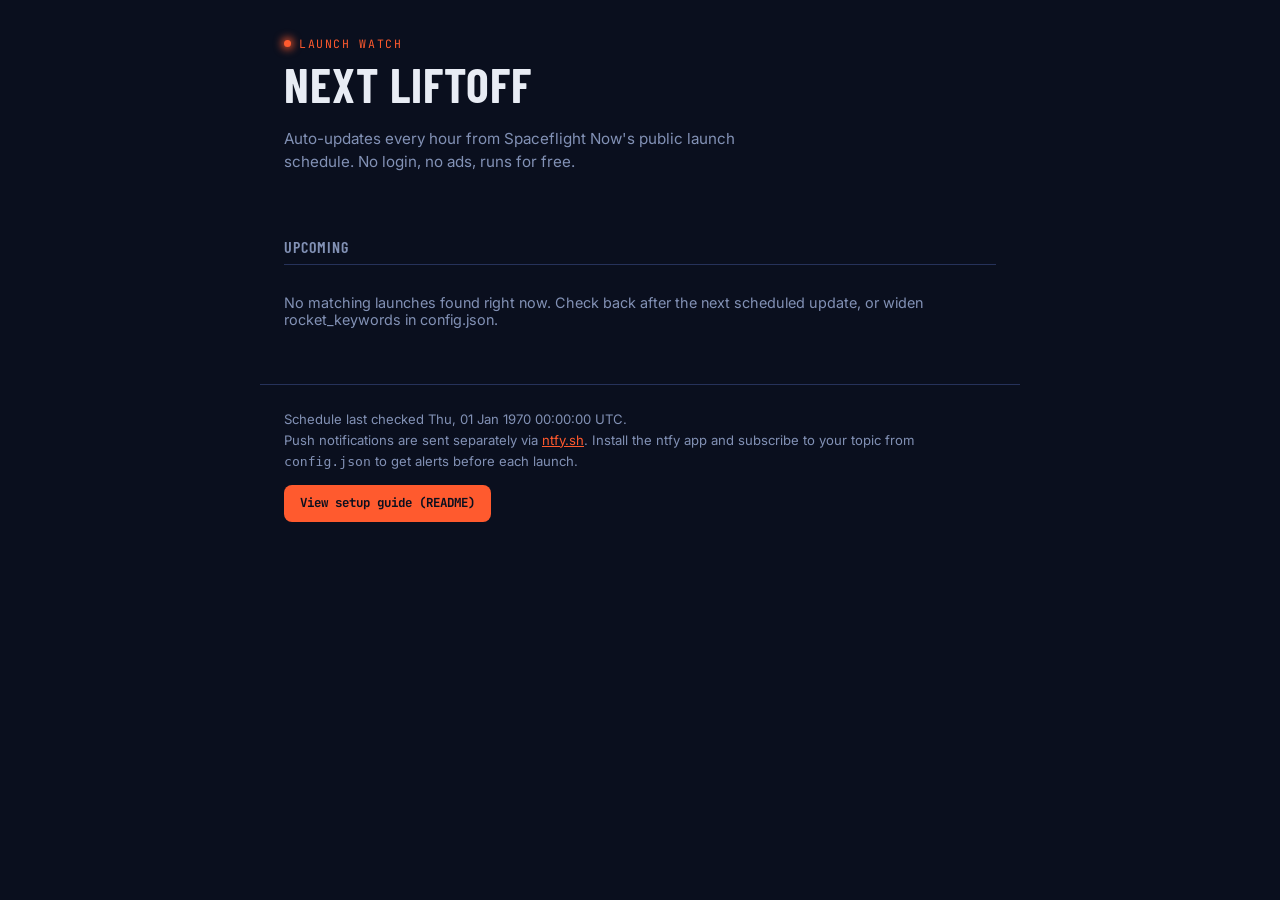
<file: index.html>
<!DOCTYPE html>
<html lang="en">
<head>
<meta charset="UTF-8">
<meta name="viewport" content="width=device-width, initial-scale=1, viewport-fit=cover">
<title>Launch Watch</title>
<meta name="description" content="Upcoming rocket launches, tracked automatically.">
<meta name="theme-color" content="#0A0F1E">
<link rel="manifest" href="manifest.json">
<link rel="icon" href="icon.svg" type="image/svg+xml">
<link rel="apple-touch-icon" href="icon-192.png">
<link rel="preconnect" href="https://fonts.googleapis.com">
<link rel="preconnect" href="https://fonts.gstatic.com" crossorigin>
<link href="https://fonts.googleapis.com/css2?family=Barlow+Condensed:wght@500;600;700&family=JetBrains+Mono:wght@400;500;700&family=Inter:wght@400;500;600&display=swap" rel="stylesheet">
<style>
  :root{
    --bg:#0A0F1E;
    --panel:#121A30;
    --panel-2:#182242;
    --hairline:#26325A;
    --text:#E8ECF4;
    --muted:#8291B5;
    --ignition:#FF5A2E;
    --ignition-dim:#7A3320;
    --confirmed:#3DDC97;
    --net:#FFC857;
    --tbd:#6B7DA6;
  }
  *{box-sizing:border-box;}
  html,body{margin:0;padding:0;background:var(--bg);color:var(--text);}
  body{
    font-family:'Inter',system-ui,sans-serif;
    -webkit-font-smoothing:antialiased;
    padding-bottom:4rem;
    background-image:
      radial-gradient(1px 1px at 20% 30%, rgba(255,255,255,.35) 0, transparent 40%),
      radial-gradient(1px 1px at 70% 15%, rgba(255,255,255,.25) 0, transparent 40%),
      radial-gradient(1.5px 1.5px at 40% 70%, rgba(255,255,255,.3) 0, transparent 40%),
      radial-gradient(1px 1px at 85% 60%, rgba(255,255,255,.2) 0, transparent 40%),
      radial-gradient(1px 1px at 55% 85%, rgba(255,255,255,.25) 0, transparent 40%);
    background-repeat:no-repeat;
    background-size:100% 600px;
    background-attachment:fixed;
  }
  header{
    padding:2.25rem 1.5rem 1rem;
    max-width:760px;
    margin:0 auto;
  }
  .eyebrow{
    font-family:'JetBrains Mono',monospace;
    font-size:.72rem;
    letter-spacing:.14em;
    text-transform:uppercase;
    color:var(--ignition);
    display:flex;
    align-items:center;
    gap:.5rem;
  }
  .eyebrow::before{
    content:"";
    width:7px;height:7px;border-radius:50%;
    background:var(--ignition);
    box-shadow:0 0 8px 2px var(--ignition);
    animation:pulse 2s ease-in-out infinite;
  }
  @keyframes pulse{0%,100%{opacity:1;}50%{opacity:.35;}}
  h1{
    font-family:'Barlow Condensed',sans-serif;
    font-weight:700;
    font-size:clamp(2.1rem,7vw,3rem);
    text-transform:uppercase;
    letter-spacing:.02em;
    margin:.25rem 0 .1rem;
  }
  .sub{color:var(--muted);font-size:.95rem;max-width:52ch;line-height:1.5;}

  .hero{
    max-width:760px;margin:1.5rem auto 0;padding:0 1.5rem;
  }
  .hero-card{
    background:linear-gradient(160deg,var(--panel-2),var(--panel));
    border:1px solid var(--hairline);
    border-radius:14px;
    padding:1.5rem 1.5rem 1.3rem;
    position:relative;
    overflow:hidden;
  }
  .hero-card::after{
    content:"";
    position:absolute; inset:0;
    background:linear-gradient(100deg, transparent 40%, rgba(255,90,46,.06) 55%, transparent 70%);
    pointer-events:none;
  }
  .hero-label{
    font-family:'JetBrains Mono',monospace;
    font-size:.7rem;letter-spacing:.12em;text-transform:uppercase;color:var(--muted);
  }
  .hero-mission{
    font-family:'Barlow Condensed',sans-serif;font-weight:600;
    font-size:1.5rem;margin:.2rem 0 .9rem;line-height:1.15;
  }
  .clock{
    font-family:'JetBrains Mono',monospace;
    font-size:clamp(1.6rem,8vw,2.6rem);
    font-weight:700;
    letter-spacing:.02em;
    color:var(--text);
    display:flex;gap:.5rem;flex-wrap:wrap;
  }
  .clock .unit{color:var(--ignition);}
  .clock small{
    font-family:'Inter',sans-serif;font-weight:500;font-size:.32em;
    color:var(--muted);text-transform:uppercase;letter-spacing:.08em;
    display:block;margin-top:.15em;
  }
  .hero-meta{
    margin-top:1rem;display:flex;gap:1.2rem;flex-wrap:wrap;
    font-family:'JetBrains Mono',monospace;font-size:.78rem;color:var(--muted);
  }

  main{max-width:760px;margin:2rem auto 0;padding:0 1.5rem;}
  .section-title{
    font-family:'Barlow Condensed',sans-serif;font-weight:600;text-transform:uppercase;
    letter-spacing:.06em;font-size:1rem;color:var(--muted);
    margin:0 0 .8rem;padding-bottom:.5rem;border-bottom:1px solid var(--hairline);
  }
  .card{
    display:grid;
    grid-template-columns:64px 1fr;
    gap:.9rem;
    padding:1rem 0;
    border-bottom:1px solid var(--hairline);
  }
  .card:last-child{border-bottom:none;}
  .t-minus{
    font-family:'JetBrains Mono',monospace;
    font-size:.72rem;color:var(--muted);text-align:right;padding-top:.15rem;
    white-space:nowrap;
  }
  .t-minus b{display:block;color:var(--text);font-size:.95rem;}
  .card-main{min-width:0;}
  .badge{
    display:inline-block;
    font-family:'JetBrains Mono',monospace;
    font-size:.62rem;letter-spacing:.08em;text-transform:uppercase;
    padding:.15rem .45rem;border-radius:4px;
    border:1px solid currentColor;
    margin-bottom:.35rem;
  }
  .badge.confirmed{color:var(--confirmed);}
  .badge.net{color:var(--net);}
  .badge.tbd{color:var(--tbd);}
  .card-title{font-weight:600;font-size:1rem;margin:0 0 .15rem;}
  .card-rocket{color:var(--ignition);font-weight:500;}
  .card-detail{color:var(--muted);font-size:.85rem;line-height:1.5;}

  footer{
    max-width:760px;margin:2.5rem auto 0;padding:1.5rem;
    color:var(--muted);font-size:.82rem;line-height:1.6;
    border-top:1px solid var(--hairline);
  }
  footer a{color:var(--ignition);}
  .setup-btn{
    display:inline-block;margin-top:.8rem;
    font-family:'JetBrains Mono',monospace;font-size:.78rem;
    color:var(--bg);background:var(--ignition);
    padding:.55rem 1rem;border-radius:8px;text-decoration:none;font-weight:700;
  }
  .empty{color:var(--muted);font-size:.9rem;padding:1rem 0;}
</style>
</head>
<body>

<header>
  <div class="eyebrow">Launch Watch</div>
  <h1>Next liftoff</h1>
  <p class="sub">Auto-updates every hour from Spaceflight Now's public launch schedule. No login, no ads, runs for free.</p>
</header>

<div class="hero" id="hero"></div>

<main>
  <div class="section-title">Upcoming</div>
  <div id="list"></div>
</main>

<footer>
  <div id="feed-meta">Loading schedule…</div>
  <div>Push notifications are sent separately via <a href="https://ntfy.sh" target="_blank" rel="noopener">ntfy.sh</a>. Install the ntfy app and subscribe to your topic from <code>config.json</code> to get alerts before each launch.</div>
  <a class="setup-btn" href="https://github.com" target="_blank" rel="noopener">View setup guide (README)</a>
</footer>

<script>
const FEED_URL = 'launches.json';

function fmtDelta(ms){
  if (ms <= 0) return { launched:true };
  const s = Math.floor(ms/1000);
  const days = Math.floor(s/86400);
  const hours = Math.floor((s%86400)/3600);
  const mins = Math.floor((s%3600)/60);
  const secs = s%60;
  return { days, hours, mins, secs, launched:false };
}

function pad(n){ return n.toString().padStart(2,'0'); }

function statusBadge(l){
  if (!l.launch_time_utc) return '<span class="badge tbd">TBD</span>';
  if (l.is_net) return '<span class="badge net">NET</span>';
  return '<span class="badge confirmed">Confirmed</span>';
}

function renderHero(next){
  const hero = document.getElementById('hero');
  if (!next){
    hero.innerHTML = '';
    return;
  }
  hero.innerHTML = `
    <div class="hero-card">
      <div class="hero-label">Next tracked launch</div>
      <div class="hero-mission">${next.rocket} &middot; ${next.mission}</div>
      <div class="clock" id="hero-clock"></div>
      <div class="hero-meta">
        <span>${next.site || ''}</span>
        <span>${new Date(next.launch_time_utc).toUTCString().replace(' GMT','')} UTC</span>
      </div>
    </div>
  `;
  const clockEl = document.getElementById('hero-clock');
  function tick(){
    const d = fmtDelta(new Date(next.launch_time_utc) - new Date());
    if (d.launched){
      clockEl.innerHTML = `<span class="unit">LIFTOFF WINDOW OPEN</span>`;
      return;
    }
    clockEl.innerHTML = `
      <span><span class="unit">${d.days}</span><small>days</small></span>
      <span><span class="unit">${pad(d.hours)}</span><small>hrs</small></span>
      <span><span class="unit">${pad(d.mins)}</span><small>min</small></span>
      <span><span class="unit">${pad(d.secs)}</span><small>sec</small></span>
    `;
  }
  tick();
  setInterval(tick, 1000);
}

function renderList(launches){
  const list = document.getElementById('list');
  if (!launches.length){
    list.innerHTML = '<div class="empty">No matching launches found right now. Check back after the next scheduled update, or widen rocket_keywords in config.json.</div>';
    return;
  }
  list.innerHTML = launches.map(l => {
    let tminus = '&mdash;';
    if (l.launch_time_utc){
      const d = fmtDelta(new Date(l.launch_time_utc) - new Date());
      tminus = d.launched ? 'Now' : (d.days > 0 ? `T&minus;${d.days}d ${d.hours}h` : `T&minus;${d.hours}h ${d.mins}m`);
    }
    return `
      <div class="card">
        <div class="t-minus"><b>${tminus}</b>${l.date_text}</div>
        <div class="card-main">
          ${statusBadge(l)}
          <div class="card-title"><span class="card-rocket">${l.rocket}</span> &middot; ${l.mission}</div>
          <div class="card-detail">${l.site || ''}${l.time_description ? ' — ' + l.time_description : ''}</div>
        </div>
      </div>
    `;
  }).join('');
}

fetch(FEED_URL, {cache:'no-store'})
  .then(r => r.json())
  .then(data => {
    const launches = (data.launches || []);
    const upcoming = launches.filter(l => !l.launch_time_utc || new Date(l.launch_time_utc) > new Date());
    const withTime = upcoming.filter(l => l.launch_time_utc);
    renderHero(withTime[0]);
    renderList(upcoming);
    const meta = document.getElementById('feed-meta');
    const updated = new Date(data.generated_at_utc);
    meta.textContent = `Schedule last checked ${updated.toUTCString().replace(' GMT','')} UTC.`;
  })
  .catch(err => {
    document.getElementById('list').innerHTML =
      '<div class="empty">Could not load launches.json yet. This appears after your GitHub Action has run at least once — trigger it manually from the Actions tab if it just got set up.</div>';
    document.getElementById('feed-meta').textContent = '';
    console.error(err);
  });

if ('serviceWorker' in navigator){
  window.addEventListener('load', () => {
    navigator.serviceWorker.register('sw.js').catch(()=>{});
  });
}
</script>
</body>
</html>
</file>
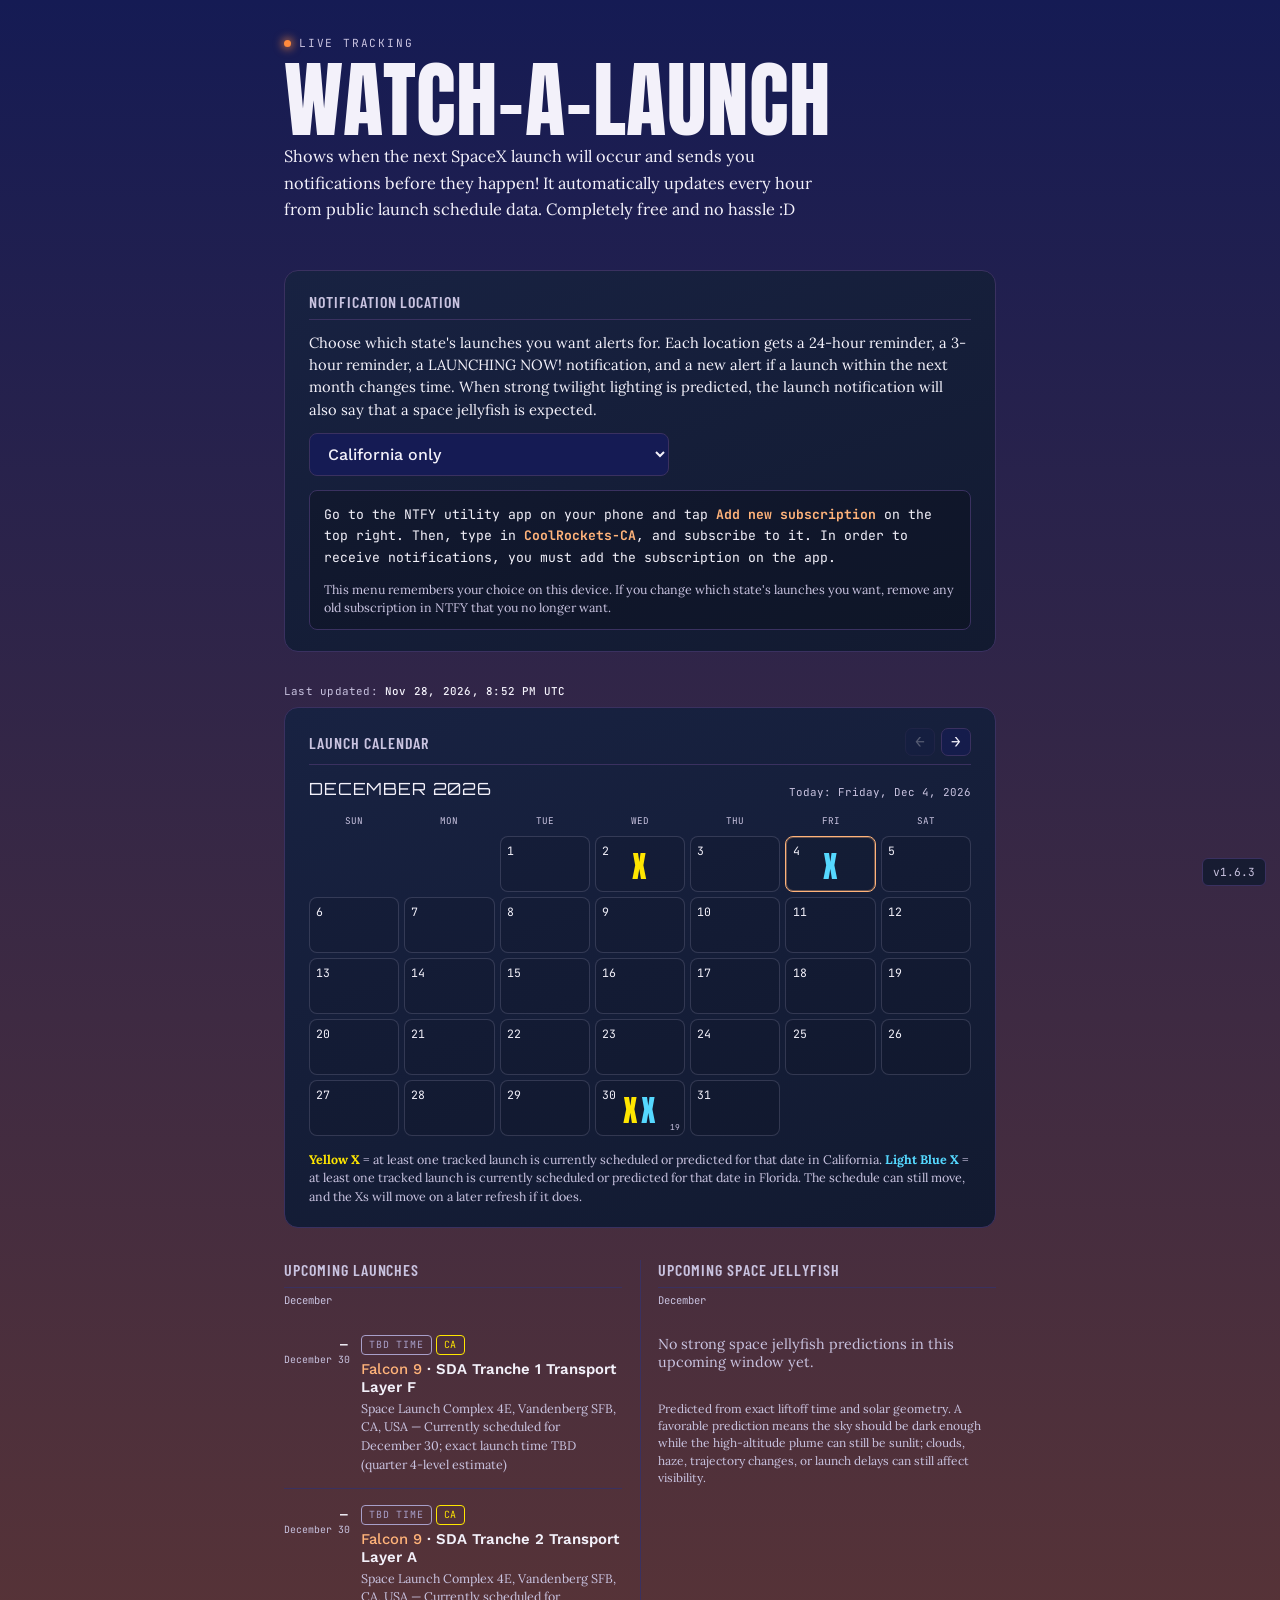
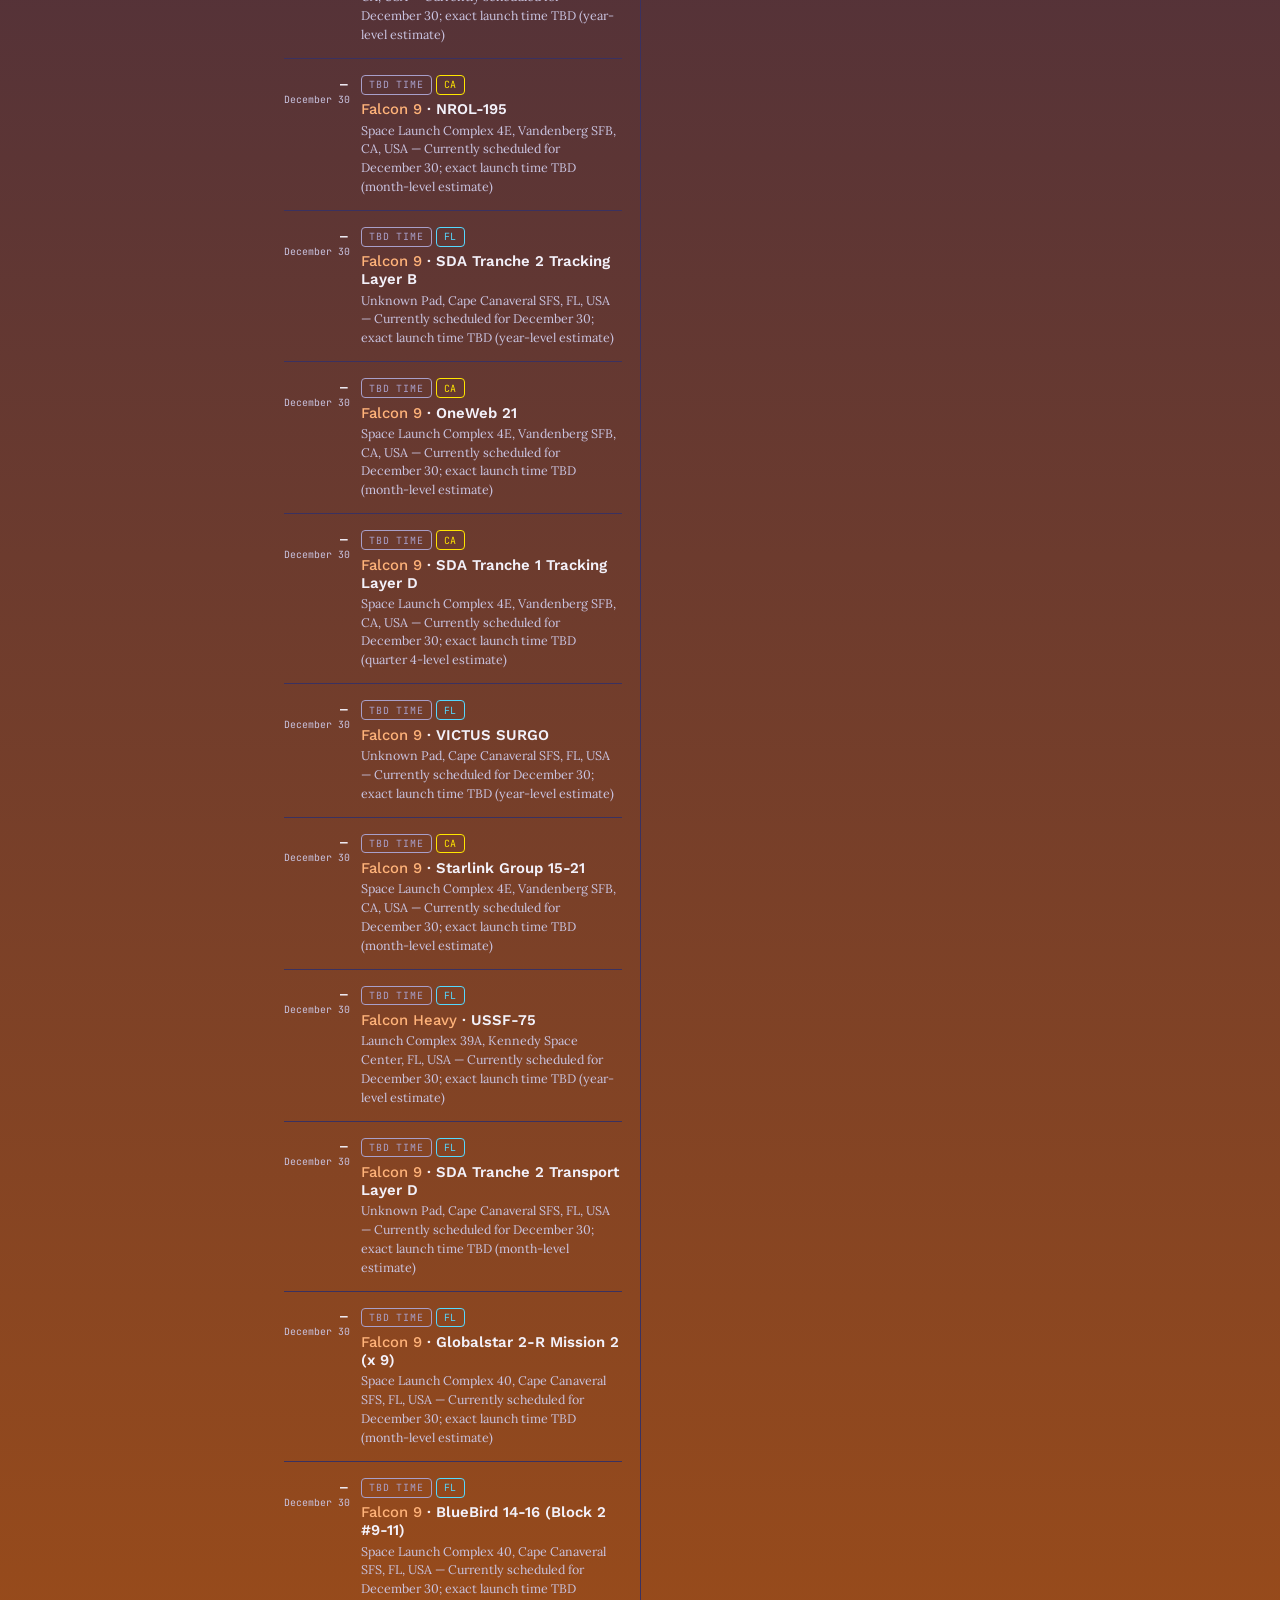
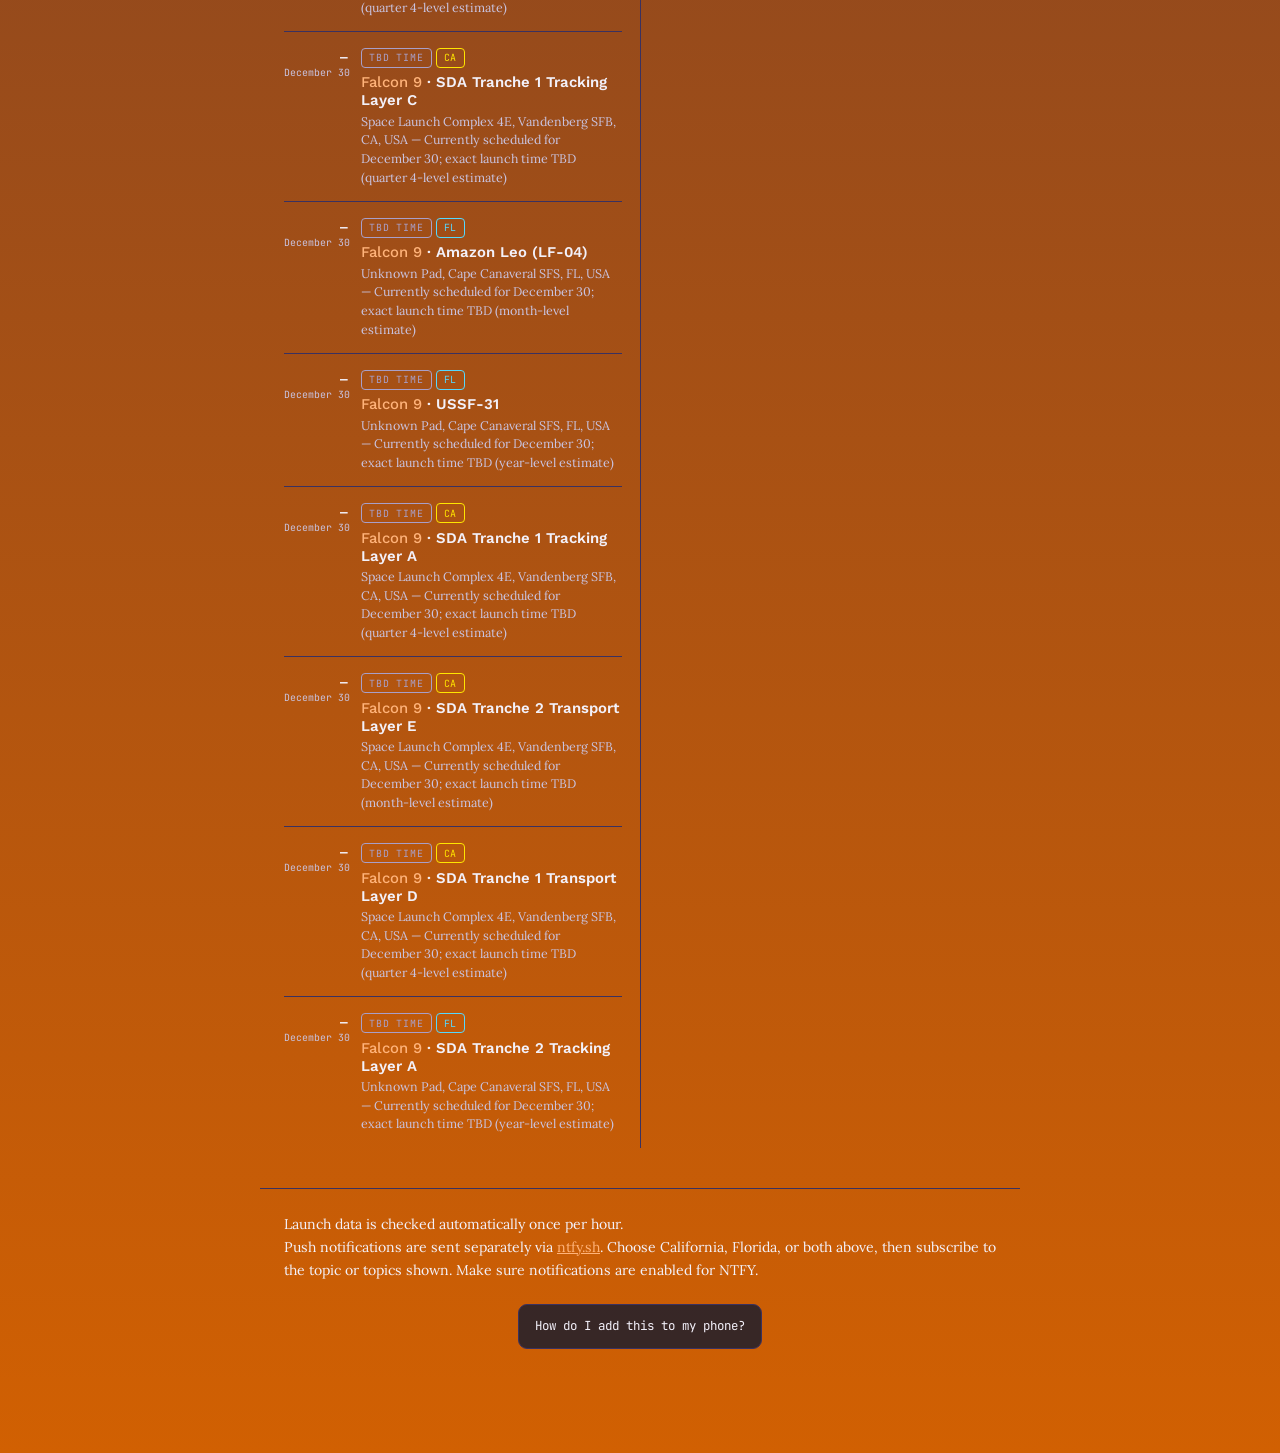
<file: docs/index.html>
<!DOCTYPE html>
<html lang="en">
<head>
<meta charset="UTF-8">
<meta name="viewport" content="width=device-width, initial-scale=1, viewport-fit=cover">
<title>Watch-A-Launch</title>
<meta name="description" content="Track upcoming SpaceX launches and get California or Florida launch notifications.">
<meta name="theme-color" content="#151B54">
<meta http-equiv="Cache-Control" content="no-cache, no-store, must-revalidate">
<meta http-equiv="Pragma" content="no-cache">
<meta http-equiv="Expires" content="0">
<link rel="manifest" href="manifest.json">
<link rel="icon" href="launch-photo.png" type="image/png">
<link rel="apple-touch-icon" href="launch-photo.png">
<link rel="preconnect" href="https://fonts.googleapis.com">
<link rel="preconnect" href="https://fonts.gstatic.com" crossorigin>
<link href="https://fonts.googleapis.com/css2?family=Anton&family=Orbitron:wght@500;700&family=Barlow+Condensed:wght@500;600;700&family=JetBrains+Mono:wght@400;500;700&family=Work+Sans:wght@400;500;600&family=Lora:ital,wght@0,400;0,600;1,400&display=swap" rel="stylesheet">
<link rel="stylesheet" href="v1.5.0-jellyfish.css">
<style>
:root{--bg-top:#151B54;--bg-bottom:#d16002;--panel:#121A30;--panel-2:#182242;--hairline:#3a3160;--text:#F3F1FA;--muted:#C9C3E0;--confirmed:#3DDC97;--net:#FFC857;--tbd:#a89fc9;--ca:#FFE600;--fl:#55D8FF}
*{box-sizing:border-box}html,body{margin:0;padding:0}body{min-height:100vh;position:relative;padding-bottom:5rem;color:var(--text);background:linear-gradient(180deg,var(--bg-top) 0%,var(--bg-bottom) 100%);font-family:'Work Sans',system-ui,sans-serif;-webkit-font-smoothing:antialiased}
.stars{position:fixed;inset:0;z-index:0;pointer-events:none;background-image:radial-gradient(1px 1px at 20% 15%,rgba(255,255,255,.45) 0,transparent 40%),radial-gradient(1px 1px at 70% 8%,rgba(255,255,255,.3) 0,transparent 40%),radial-gradient(1.5px 1.5px at 40% 25%,rgba(255,255,255,.35) 0,transparent 40%),radial-gradient(1px 1px at 85% 20%,rgba(255,255,255,.25) 0,transparent 40%),radial-gradient(1px 1px at 55% 35%,rgba(255,255,255,.3) 0,transparent 40%),radial-gradient(1px 1px at 10% 45%,rgba(255,255,255,.2) 0,transparent 40%),radial-gradient(1px 1px at 90% 55%,rgba(255,255,255,.18) 0,transparent 40%);background-repeat:no-repeat}
header,.hero,.prefs,.calendar-wrap,main,footer{max-width:760px;position:relative;z-index:1;margin-left:auto;margin-right:auto}header{padding:2.25rem 1.5rem .5rem}.hero,.prefs,.calendar-wrap{padding:0 1.5rem}.hero{margin-top:1.5rem}.prefs,.calendar-wrap{margin-top:2rem}main{margin-top:2rem;padding:0 1.5rem}
.eyebrow{display:flex;align-items:center;gap:.5rem;margin-bottom:.6rem;color:var(--muted);font-family:'JetBrains Mono',monospace;font-size:.7rem;letter-spacing:.16em;text-transform:uppercase}.eyebrow::before{content:"";width:7px;height:7px;border-radius:50%;background:#ff8a3d;box-shadow:0 0 8px 2px rgba(255,138,61,.7);animation:pulse 2s ease-in-out infinite}@keyframes pulse{0%,100%{opacity:1}50%{opacity:.35}}
.app-title{margin:0 0 .3rem;color:var(--text);font-family:'Anton',sans-serif;font-size:clamp(3.2rem,13vw,5.2rem);font-weight:400;letter-spacing:.01em;line-height:.95;text-transform:uppercase}.liftoff-subtitle{margin:0 0 1rem;color:#ffb37a;font-family:'Orbitron',sans-serif;font-size:clamp(1rem,4vw,1.35rem);font-weight:600;letter-spacing:.14em;text-transform:uppercase}.sub{max-width:56ch;margin:0 0 .5rem;color:var(--text);font-family:'Lora',serif;font-size:1.02rem;line-height:1.6}
.hero-card,.prefs-card,.calendar-card{border:1px solid var(--hairline);border-radius:14px;background:linear-gradient(160deg,var(--panel-2),var(--panel))}.hero-card{position:relative;overflow:hidden;padding:1.5rem 1.5rem 1.3rem}.hero-card::after{content:"";position:absolute;inset:0;pointer-events:none;background:linear-gradient(100deg,transparent 40%,rgba(107,26,122,.18) 55%,transparent 70%)}.hero-label{color:var(--muted);font-family:'JetBrains Mono',monospace;font-size:.7rem;letter-spacing:.12em;text-transform:uppercase}.hero-mission{margin:.2rem 0 .9rem;font-family:'Barlow Condensed',sans-serif;font-size:1.5rem;font-weight:600;line-height:1.15}.clock{display:flex;flex-wrap:wrap;gap:.5rem;color:var(--text);font-family:'JetBrains Mono',monospace;font-size:clamp(1.6rem,8vw,2.6rem);font-weight:700;letter-spacing:.02em}.clock .unit{color:#ffb37a}.clock small{display:block;margin-top:.15em;color:var(--muted);font-family:'Work Sans',sans-serif;font-size:.32em;font-weight:500;letter-spacing:.08em;text-transform:uppercase}.hero-meta{display:flex;flex-wrap:wrap;gap:1.2rem;margin-top:1rem;color:var(--muted);font-family:'JetBrains Mono',monospace;font-size:.78rem}
.prefs-card,.calendar-card{padding:1.3rem 1.5rem}.section-title{margin:0 0 .8rem;padding-bottom:.5rem;border-bottom:1px solid var(--hairline);color:var(--muted);font-family:'Barlow Condensed',sans-serif;font-size:1rem;font-weight:600;letter-spacing:.06em;text-transform:uppercase}.prefs-help{margin:0 0 .8rem;color:var(--text);font-family:'Lora',serif;font-size:.92rem;line-height:1.5}.location-select{width:100%;max-width:360px;padding:.6rem 2.2rem .6rem .9rem;border:1px solid var(--hairline);border-radius:8px;color:var(--text);background-color:var(--bg-top);font-family:'Work Sans',sans-serif;font-size:1rem;font-weight:500}.prefs-result{margin-top:.9rem;padding:.8rem .9rem;border:1px solid var(--hairline);border-radius:8px;color:var(--text);background:rgba(0,0,0,.2);font-family:'JetBrains Mono',monospace;font-size:.82rem;line-height:1.65}.prefs-result strong{color:#ffb37a}.tiny-note{margin-top:.7rem;color:var(--muted);font-family:'Lora',serif;font-size:.78rem;line-height:1.45}
.calendar-last-updated{margin:0 auto .55rem;color:var(--muted);font-family:'JetBrains Mono',monospace;font-size:.68rem;letter-spacing:.02em}.calendar-last-updated strong{color:var(--text);font-weight:500}.calendar-title-row{display:flex;align-items:center;justify-content:space-between;gap:1rem;margin:0 0 .8rem;padding-bottom:.5rem;border-bottom:1px solid var(--hairline)}.calendar-title-row .section-title{margin:0;padding:0;border:0}.calendar-nav{display:flex;align-items:center;gap:.35rem}.calendar-arrow{width:30px;height:28px;display:inline-flex;align-items:center;justify-content:center;border:1px solid var(--hairline);border-radius:7px;color:var(--text);background:rgba(21,27,84,.65);font-family:'JetBrains Mono',monospace;font-size:1rem;line-height:1;cursor:pointer}.calendar-arrow:hover:not(:disabled){background:rgba(58,49,96,.8)}.calendar-arrow:disabled{opacity:.28;cursor:not-allowed}.calendar-head{display:flex;align-items:flex-end;justify-content:space-between;gap:1rem;margin-bottom:1rem}.calendar-month{font-family:'Orbitron',sans-serif;font-size:1.05rem;letter-spacing:.05em;text-transform:uppercase}.calendar-today{color:var(--muted);font-family:'JetBrains Mono',monospace;font-size:.68rem;text-align:right}.calendar-grid{display:grid;grid-template-columns:repeat(7,1fr);gap:5px}.weekday{padding-bottom:.25rem;color:var(--muted);font-family:'JetBrains Mono',monospace;font-size:.58rem;text-align:center;text-transform:uppercase}.day{min-height:56px;position:relative;overflow:hidden;padding:.38rem;border:1px solid rgba(201,195,224,.18);border-radius:8px;background:rgba(0,0,0,.08);font-family:'JetBrains Mono',monospace;font-size:.72rem}.day.blank{border-color:transparent;background:transparent}.day.today{border-color:#ffb37a;box-shadow:inset 0 0 0 1px rgba(255,179,122,.35)}.day-number{position:relative;z-index:3}.launch-marks{position:absolute;left:50%;top:54%;z-index:2;display:flex;align-items:center;justify-content:center;gap:3px;white-space:nowrap;transform:translate(-50%,-50%)}.launch-x{font-family:'Anton',sans-serif;font-size:1.9rem;line-height:1}.launch-x.ca{color:var(--ca)}.launch-x.fl{color:var(--fl)}.launch-count{position:absolute;right:4px;bottom:3px;z-index:3;color:var(--muted);font-family:'JetBrains Mono',monospace;font-size:.5rem}.calendar-legend{margin:.85rem 0 0;color:var(--muted);font-family:'Lora',serif;font-size:.78rem;line-height:1.5}.ca-text{color:var(--ca);font-weight:700}.fl-text{color:var(--fl);font-weight:700}
.card{display:grid;grid-template-columns:84px minmax(0,1fr);column-gap:1.1rem;padding:1rem 0;border-bottom:1px solid var(--hairline)}.card:last-child{border-bottom:none}.t-minus{padding-top:.15rem;color:var(--muted);font-family:'JetBrains Mono',monospace;font-size:.72rem;text-align:right;white-space:nowrap}.t-minus b{display:block;color:var(--text);font-size:.95rem}.card-main{min-width:0;padding-left:.15rem}.badge{display:inline-block;margin:0 .25rem .35rem 0;padding:.15rem .45rem;border:1px solid currentColor;border-radius:4px;font-family:'JetBrains Mono',monospace;font-size:.62rem;letter-spacing:.08em;text-transform:uppercase}.badge.confirmed{color:var(--confirmed)}.badge.net{color:var(--net)}.badge.tbd{color:var(--tbd)}.badge.ca{color:var(--ca)}.badge.fl{color:var(--fl)}.card-title{margin:0 0 .15rem;font-size:1rem;font-weight:600}.card-rocket{color:#ffb37a;font-weight:500}.card-detail{color:var(--muted);font-family:'Lora',serif;font-size:.85rem;line-height:1.5;overflow-wrap:anywhere}.empty{padding:1rem 0;color:var(--muted);font-family:'Lora',serif;font-size:.9rem}
footer{margin-top:2.5rem;padding:1.5rem;border-top:1px solid var(--hairline);color:var(--text);font-family:'Lora',serif;font-size:.88rem;line-height:1.65}footer a{color:#ffb37a}.install-help{max-width:56ch;margin:1.1rem 0 0;color:var(--muted);font-size:.82rem;line-height:1.5}.install-help strong{color:var(--text)}.phone-help-wrap{display:flex;justify-content:center;margin-top:1.35rem}.phone-help-button{display:inline-flex;align-items:center;justify-content:center;padding:.72rem 1rem;border:1px solid var(--hairline);border-radius:9px;color:var(--text);background:rgba(18,26,48,.8);font-family:'JetBrains Mono',monospace;font-size:.78rem;text-decoration:none;transition:box-shadow .2s ease,border-color .2s ease,transform .2s ease}.phone-help-button:hover,.phone-help-button:focus-visible{border-color:#c9a7ff;box-shadow:0 0 16px rgba(201,167,255,.55);outline:none}.phone-help-button:active{transform:translateY(1px)}.version-badge{position:fixed;right:.9rem;bottom:.9rem;z-index:20;padding:.35rem .6rem;border:1px solid var(--hairline);border-radius:6px;color:var(--muted);background:rgba(18,26,48,.85);font-family:'JetBrains Mono',monospace;font-size:.7rem;cursor:pointer;user-select:none}
@media(max-width:480px){.calendar-card{padding:1rem}.day{min-height:48px;padding:.3rem}.launch-x{font-size:1.65rem}.calendar-today{max-width:130px}.card{grid-template-columns:74px minmax(0,1fr);column-gap:.85rem}}
</style>
</head>
<body>
<div class="stars" aria-hidden="true"></div>
<header><div class="eyebrow">Live tracking</div><h1 class="app-title">Watch-A-Launch</h1><h2 class="liftoff-subtitle">Next Liftoff</h2><p class="sub">Shows when the next SpaceX launch will occur and sends you notifications before they happen! It automatically updates every hour from public launch schedule data. Completely free and no hassle :D</p></header>
<div class="hero" id="hero"></div>
<div class="prefs"><div class="prefs-card"><div class="section-title">Notification location</div><p class="prefs-help">Choose which state's launches you want alerts for. Each location gets a 24-hour reminder, a 3-hour reminder, a LAUNCHING NOW! notification, and a new alert if a launch within the next month changes time.</p><select class="location-select" id="locationSelect" aria-label="Choose launch notification state"><option value="CA">California only</option><option value="FL">Florida only</option><option value="BOTH">California + Florida</option></select><div class="prefs-result" id="prefsResult"></div></div></div>
<div class="calendar-wrap"><div class="calendar-last-updated" id="calendarLastUpdated">Last updated: loading…</div><div class="calendar-card"><div class="calendar-title-row"><div class="section-title">Launch calendar</div><div class="calendar-nav" aria-label="Calendar month navigation"><button class="calendar-arrow" id="calendarPrev" type="button" aria-label="Previous month">&#8592;</button><button class="calendar-arrow" id="calendarNext" type="button" aria-label="Next month">&#8594;</button></div></div><div class="calendar-head"><div class="calendar-month" id="calendarMonth">Loading…</div><div class="calendar-today" id="calendarToday"></div></div><div class="calendar-grid" id="calendarGrid"></div><p class="calendar-legend"><span class="ca-text">Yellow X</span> = at least one tracked launch is currently scheduled or predicted for that date in California. <span class="fl-text">Light Blue X</span> = at least one tracked launch is currently scheduled or predicted for that date in Florida. The schedule can still move, and the Xs will move on a later refresh if it does.</p></div></div>
<main><div class="section-title" id="upcomingTitle">Upcoming</div><div id="list"></div></main>
<footer><div id="feed-meta">Loading schedule…</div><div>Push notifications are sent separately via <a href="https://ntfy.sh" target="_blank" rel="noopener">ntfy.sh</a>. Choose California, Florida, or both above, then subscribe to the topic or topics shown. Make sure notifications are enabled for NTFY.</div><div class="phone-help-wrap"><a class="phone-help-button" href="phone-setup.html">How do I add this to my phone?</a></div></footer>
<div class="version-badge" id="versionBadge" tabindex="0" role="button" aria-label="Open changelog">v1.6.3</div>
<script>
const FEED_URL='launches.json';
const BASE_TOPIC='CoolRockets';
let launchFeed=[];
let heroTimer=null;
let currentHeroUid=null;
let calendarViewDate=new Date(new Date().getFullYear(),new Date().getMonth(),1);
let calendarMaxDate=new Date(calendarViewDate);

function escapeHtml(value){return String(value??'').replace(/[&<>'\"]/g,c=>({'&':'&amp;','<':'&lt;','>':'&gt;',"'":'&#39;','\"':'&quot;'}[c]));}
function parseDate(value){if(!value)return null;const date=new Date(value);return Number.isNaN(date.getTime())?null:date;}
function fmtDelta(milliseconds){if(milliseconds<=0)return{launched:true};const seconds=Math.floor(milliseconds/1000);return{days:Math.floor(seconds/86400),hours:Math.floor((seconds%86400)/3600),mins:Math.floor((seconds%3600)/60),secs:seconds%60,launched:false};}
function pad(number){return String(number).padStart(2,'0');}
function locationTimeZone(locationCode){return locationCode==='FL'?'America/New_York':'America/Los_Angeles';}
function formatLastUpdated(date){return new Intl.DateTimeFormat('en-US',{month:'short',day:'numeric',year:'numeric',hour:'numeric',minute:'2-digit',timeZoneName:'short'}).format(date);}
function fmtLaunchTime(launch){const launchDate=parseDate(launch.launch_time_utc);if(!launchDate)return launch.time_description||'Exact time TBD';return new Intl.DateTimeFormat('en-US',{timeZone:locationTimeZone(launch.location_code),weekday:'long',month:'long',day:'numeric',year:'numeric',hour:'numeric',minute:'2-digit',timeZoneName:'short'}).format(launchDate);}
function statusBadge(launch){if(!launch.launch_time_utc)return'<span class="badge tbd">TBD time</span>';if(launch.is_net)return'<span class="badge net">NET</span>';return'<span class="badge confirmed">Confirmed</span>';}
function locationBadge(launch){if(launch.location_code==='CA')return'<span class="badge ca">CA</span>';if(launch.location_code==='FL')return'<span class="badge fl">FL</span>';return'';}
function getNextUpcomingLaunch(){const now=new Date();return launchFeed.filter(launch=>{const d=parseDate(launch.launch_time_utc);return d&&d>now;}).sort((a,b)=>parseDate(a.launch_time_utc)-parseDate(b.launch_time_utc))[0];}
function renderHero(next){const hero=document.getElementById('hero');if(heroTimer){clearInterval(heroTimer);heroTimer=null;}if(!next){currentHeroUid=null;hero.innerHTML='';return;}currentHeroUid=next.uid||`${next.rocket}-${next.mission}-${next.launch_time_utc}`;hero.innerHTML=`<div class="hero-card"><div class="hero-label">Next tracked launch</div><div class="hero-mission">${escapeHtml(next.rocket)} &middot; ${escapeHtml(next.mission)}</div><div class="clock" id="hero-clock"></div><div class="hero-meta"><span>${escapeHtml(next.site||'')}</span><span>${escapeHtml(fmtLaunchTime(next))}</span></div></div>`;const clock=document.getElementById('hero-clock');function tick(){const launchDate=parseDate(next.launch_time_utc);if(!launchDate){clock.innerHTML='<span class="unit">EXACT TIME TBD</span>';return;}const delta=fmtDelta(launchDate-new Date());if(delta.launched){clock.innerHTML='<span class="unit">LIFTOFF WINDOW OPEN</span>';return;}clock.innerHTML=`<span><span class="unit">${delta.days}</span><small>days</small></span><span><span class="unit">${pad(delta.hours)}</span><small>hrs</small></span><span><span class="unit">${pad(delta.mins)}</span><small>min</small></span><span><span class="unit">${pad(delta.secs)}</span><small>sec</small></span>`;}tick();heroTimer=setInterval(tick,1000);}

function localDateKey(date){const y=date.getFullYear();const m=String(date.getMonth()+1).padStart(2,'0');const d=String(date.getDate()).padStart(2,'0');return`${y}-${m}-${d}`;}
function monthKeyForDate(date){return`${date.getFullYear()}-${String(date.getMonth()+1).padStart(2,'0')}`;}
function currentMonthKey(){return monthKeyForDate(new Date());}
function nextMonthDate(now=new Date()){return new Date(now.getFullYear(),now.getMonth()+1,1);}
function nextMonthKey(now=new Date()){return monthKeyForDate(nextMonthDate(now));}
function monthName(date){return new Intl.DateTimeFormat('en-US',{month:'long'}).format(date);}
function isInLastFiveDaysOfMonth(now=new Date()){const lastDay=new Date(now.getFullYear(),now.getMonth()+1,0).getDate();return now.getDate()>=lastDay-4;}
function launchIsStillUpcoming(launch){const now=new Date();const launchDate=parseDate(launch.launch_time_utc);if(launchDate)return launchDate>now;if(launch.scheduled_date)return launch.scheduled_date>=localDateKey(now);return false;}
function launchIsInMonth(launch,key){return Boolean(launch.scheduled_date&&launch.scheduled_date.slice(0,7)===key);}
function sortLaunches(a,b){return(a.launch_time_utc||a.scheduled_date||'').localeCompare(b.launch_time_utc||b.scheduled_date||'');}
function renderList(launches,emptyMessage='No tracked launches scheduled for the rest of this month yet.'){const list=document.getElementById('list');if(!launches.length){list.innerHTML=`<div class="empty">${escapeHtml(emptyMessage)}</div>`;return;}list.innerHTML=launches.map(launch=>{let tMinus='&mdash;';const launchDate=parseDate(launch.launch_time_utc);if(launchDate){const delta=fmtDelta(launchDate-new Date());tMinus=delta.launched?'Now':(delta.days>0?`T&minus;${delta.days}d ${delta.hours}h`:`T&minus;${delta.hours}h ${delta.mins}m`);}return`<div class="card"><div class="t-minus"><b>${tMinus}</b>${escapeHtml(launch.date_text||'')}</div><div class="card-main">${statusBadge(launch)}${locationBadge(launch)}<div class="card-title"><span class="card-rocket">${escapeHtml(launch.rocket)}</span> &middot; ${escapeHtml(launch.mission)}</div><div class="card-detail">${escapeHtml(launch.site||'')}${launch.time_description?' — '+escapeHtml(launch.time_description):''}</div></div></div>`;}).join('');}
function renderUpcoming(){const now=new Date();const currentKey=currentMonthKey();const currentUpcoming=launchFeed.filter(launch=>launchIsInMonth(launch,currentKey)&&launchIsStillUpcoming(launch)).sort(sortLaunches);const shouldIncludeNextMonth=isInLastFiveDaysOfMonth(now)&&currentUpcoming.length===0;let launches=currentUpcoming;let title=`Upcoming — ${monthName(now)}`;let emptyMessage=`No tracked launches scheduled for the rest of ${monthName(now)} yet.`;if(shouldIncludeNextMonth){const nextDate=nextMonthDate(now);const nextKey=nextMonthKey(now);const nextUpcoming=launchFeed.filter(launch=>launchIsInMonth(launch,nextKey)&&launchIsStillUpcoming(launch)).sort(sortLaunches);launches=nextUpcoming;title=`Upcoming — ${monthName(now)} and ${monthName(nextDate)}`;emptyMessage=`No tracked launches scheduled for the rest of ${monthName(now)} or ${monthName(nextDate)} yet.`;}document.getElementById('upcomingTitle').textContent=title;renderList(launches,emptyMessage);}

function topicsForPreference(preference){if(preference==='CA')return[`${BASE_TOPIC}-CA`];if(preference==='FL')return[`${BASE_TOPIC}-FL`];return[`${BASE_TOPIC}-CA`,`${BASE_TOPIC}-FL`];}
function updatePrefsResult(){const preference=document.getElementById('locationSelect').value;localStorage.setItem('watchALaunchLocationPreference',preference);const topics=topicsForPreference(preference);let instructions;if(preference==='CA'||preference==='FL'){instructions=`Go to the NTFY utility app on your phone and tap <strong>Add new subscription</strong> on the top right. Then, type in <strong>${escapeHtml(topics[0])}</strong>, and subscribe to it. In order to receive notifications, you must add the subscription on the app.`;}else{instructions=`Go to the NTFY utility app on your phone and tap <strong>Add new subscription</strong> on the top right. Then, subscribe to both <strong>${escapeHtml(topics[0])}</strong> and <strong>${escapeHtml(topics[1])}</strong>. In order to receive notifications, you must add both subscriptions on the app.`;}document.getElementById('prefsResult').innerHTML=`${instructions}<div class="tiny-note">This menu remembers your choice on this device. If you change which state's launches you want, remove any old subscription in NTFY that you no longer want.</div>`;}
const locationSelect=document.getElementById('locationSelect');const savedPreference=localStorage.getItem('watchALaunchLocationPreference');if(['CA','FL','BOTH'].includes(savedPreference))locationSelect.value=savedPreference;locationSelect.addEventListener('change',updatePrefsResult);updatePrefsResult();

function firstOfMonth(date){return new Date(date.getFullYear(),date.getMonth(),1);}
function monthNumber(date){return date.getFullYear()*12+date.getMonth();}
function dateFromScheduledDate(value){if(!/^\d{4}-\d{2}-\d{2}$/.test(value||''))return null;const parts=value.split('-').map(Number);return new Date(parts[0],parts[1]-1,1);}
function furthestAvailableCalendarMonth(){const current=firstOfMonth(new Date());let furthest=current;for(const launch of launchFeed){const candidate=dateFromScheduledDate(launch.scheduled_date);if(candidate&&monthNumber(candidate)>monthNumber(furthest))furthest=candidate;}return furthest;}
function syncCalendarBounds(){const current=firstOfMonth(new Date());calendarMaxDate=furthestAvailableCalendarMonth();if(monthNumber(calendarMaxDate)<monthNumber(current))calendarMaxDate=current;if(monthNumber(calendarViewDate)<monthNumber(current))calendarViewDate=current;if(monthNumber(calendarViewDate)>monthNumber(calendarMaxDate))calendarViewDate=new Date(calendarMaxDate);}
function updateCalendarButtons(){const current=firstOfMonth(new Date());const previous=document.getElementById('calendarPrev');const next=document.getElementById('calendarNext');previous.disabled=monthNumber(calendarViewDate)<=monthNumber(current);next.disabled=monthNumber(calendarViewDate)>=monthNumber(calendarMaxDate);}
function moveCalendar(direction){syncCalendarBounds();const candidate=new Date(calendarViewDate.getFullYear(),calendarViewDate.getMonth()+direction,1);const current=firstOfMonth(new Date());if(monthNumber(candidate)<monthNumber(current)||monthNumber(candidate)>monthNumber(calendarMaxDate))return;calendarViewDate=candidate;renderCalendar(launchFeed);}

document.getElementById('calendarPrev').addEventListener('click',()=>moveCalendar(-1));
document.getElementById('calendarNext').addEventListener('click',()=>moveCalendar(1));

function renderCalendar(launches){syncCalendarBounds();const now=new Date();const year=calendarViewDate.getFullYear();const month=calendarViewDate.getMonth();const viewingCurrentMonth=monthNumber(calendarViewDate)===monthNumber(firstOfMonth(now));document.getElementById('calendarMonth').textContent=new Intl.DateTimeFormat('en-US',{month:'long',year:'numeric'}).format(calendarViewDate);document.getElementById('calendarToday').textContent=viewingCurrentMonth?`Today: ${new Intl.DateTimeFormat('en-US',{weekday:'long',month:'short',day:'numeric',year:'numeric'}).format(now)}`:'';const marks={};launches.forEach(launch=>{if(!launch.scheduled_date||!['CA','FL'].includes(launch.location_code))return;if(!marks[launch.scheduled_date])marks[launch.scheduled_date]={CA:0,FL:0};marks[launch.scheduled_date][launch.location_code]+=1;});const firstDay=new Date(year,month,1).getDay();const daysInMonth=new Date(year,month+1,0).getDate();const cells=['Sun','Mon','Tue','Wed','Thu','Fri','Sat'].map(day=>`<div class="weekday">${day}</div>`);for(let blank=0;blank<firstDay;blank+=1)cells.push('<div class="day blank" aria-hidden="true"></div>');const todayKey=localDateKey(now);for(let day=1;day<=daysInMonth;day+=1){const key=`${year}-${String(month+1).padStart(2,'0')}-${String(day).padStart(2,'0')}`;const dayMarks=marks[key]||{CA:0,FL:0};const total=dayMarks.CA+dayMarks.FL;const x=[];if(dayMarks.CA>0)x.push('<span class="launch-x ca" title="California launch">X</span>');if(dayMarks.FL>0)x.push('<span class="launch-x fl" title="Florida launch">X</span>');const todayClass=viewingCurrentMonth&&key===todayKey?' today':'';cells.push(`<div class="day${todayClass}"><span class="day-number">${day}</span>${x.length?`<span class="launch-marks">${x.join('')}</span>`:''}${total>2?`<span class="launch-count">${total}</span>`:''}</div>`);}document.getElementById('calendarGrid').innerHTML=cells.join('');updateCalendarButtons();}

function refreshLocalDisplay(){syncCalendarBounds();renderCalendar(launchFeed);renderUpcoming();const nextLaunch=getNextUpcomingLaunch();const nextUid=nextLaunch?(nextLaunch.uid||`${nextLaunch.rocket}-${nextLaunch.mission}-${nextLaunch.launch_time_utc}`):null;if(nextUid!==currentHeroUid)renderHero(nextLaunch);}
setInterval(refreshLocalDisplay,60*1000);

function loadFeed(){fetch(`${FEED_URL}?t=${Date.now()}`,{cache:'no-store'}).then(response=>{if(!response.ok)throw new Error(`HTTP ${response.status}`);return response.json();}).then(data=>{launchFeed=Array.isArray(data.launches)?data.launches:[];syncCalendarBounds();renderHero(getNextUpcomingLaunch());renderUpcoming();renderCalendar(launchFeed);const calendarUpdated=document.getElementById('calendarLastUpdated');const updatedDate=parseDate(data.generated_at_utc);if(updatedDate){calendarUpdated.innerHTML=`Last updated: <strong>${escapeHtml(formatLastUpdated(updatedDate))}</strong>`;}else{calendarUpdated.textContent='Last updated: unavailable';}document.getElementById('feed-meta').textContent='Launch data is checked automatically once per hour.';}).catch(error=>{document.getElementById('list').innerHTML='<div class="empty">Could not load the launch schedule right now.</div>';document.getElementById('feed-meta').textContent='';document.getElementById('calendarLastUpdated').textContent='Last updated: unavailable';calendarViewDate=firstOfMonth(new Date());calendarMaxDate=new Date(calendarViewDate);renderCalendar([]);console.error(error);});}

const versionBadge=document.getElementById('versionBadge');
function openChangelog(){window.location.href='changelog.html';}
versionBadge.addEventListener('click',openChangelog);
versionBadge.addEventListener('keydown',event=>{if(event.key==='Enter'||event.key===' '){event.preventDefault();openChangelog();}});

loadFeed();
setInterval(loadFeed,60*60*1000);
if('serviceWorker' in navigator){window.addEventListener('load',()=>{navigator.serviceWorker.register('sw.js').catch(()=>{});});}
</script>
<script src="v1.6.3-app.js?v=1.6.3"></script>
</body>
</html>
</file>
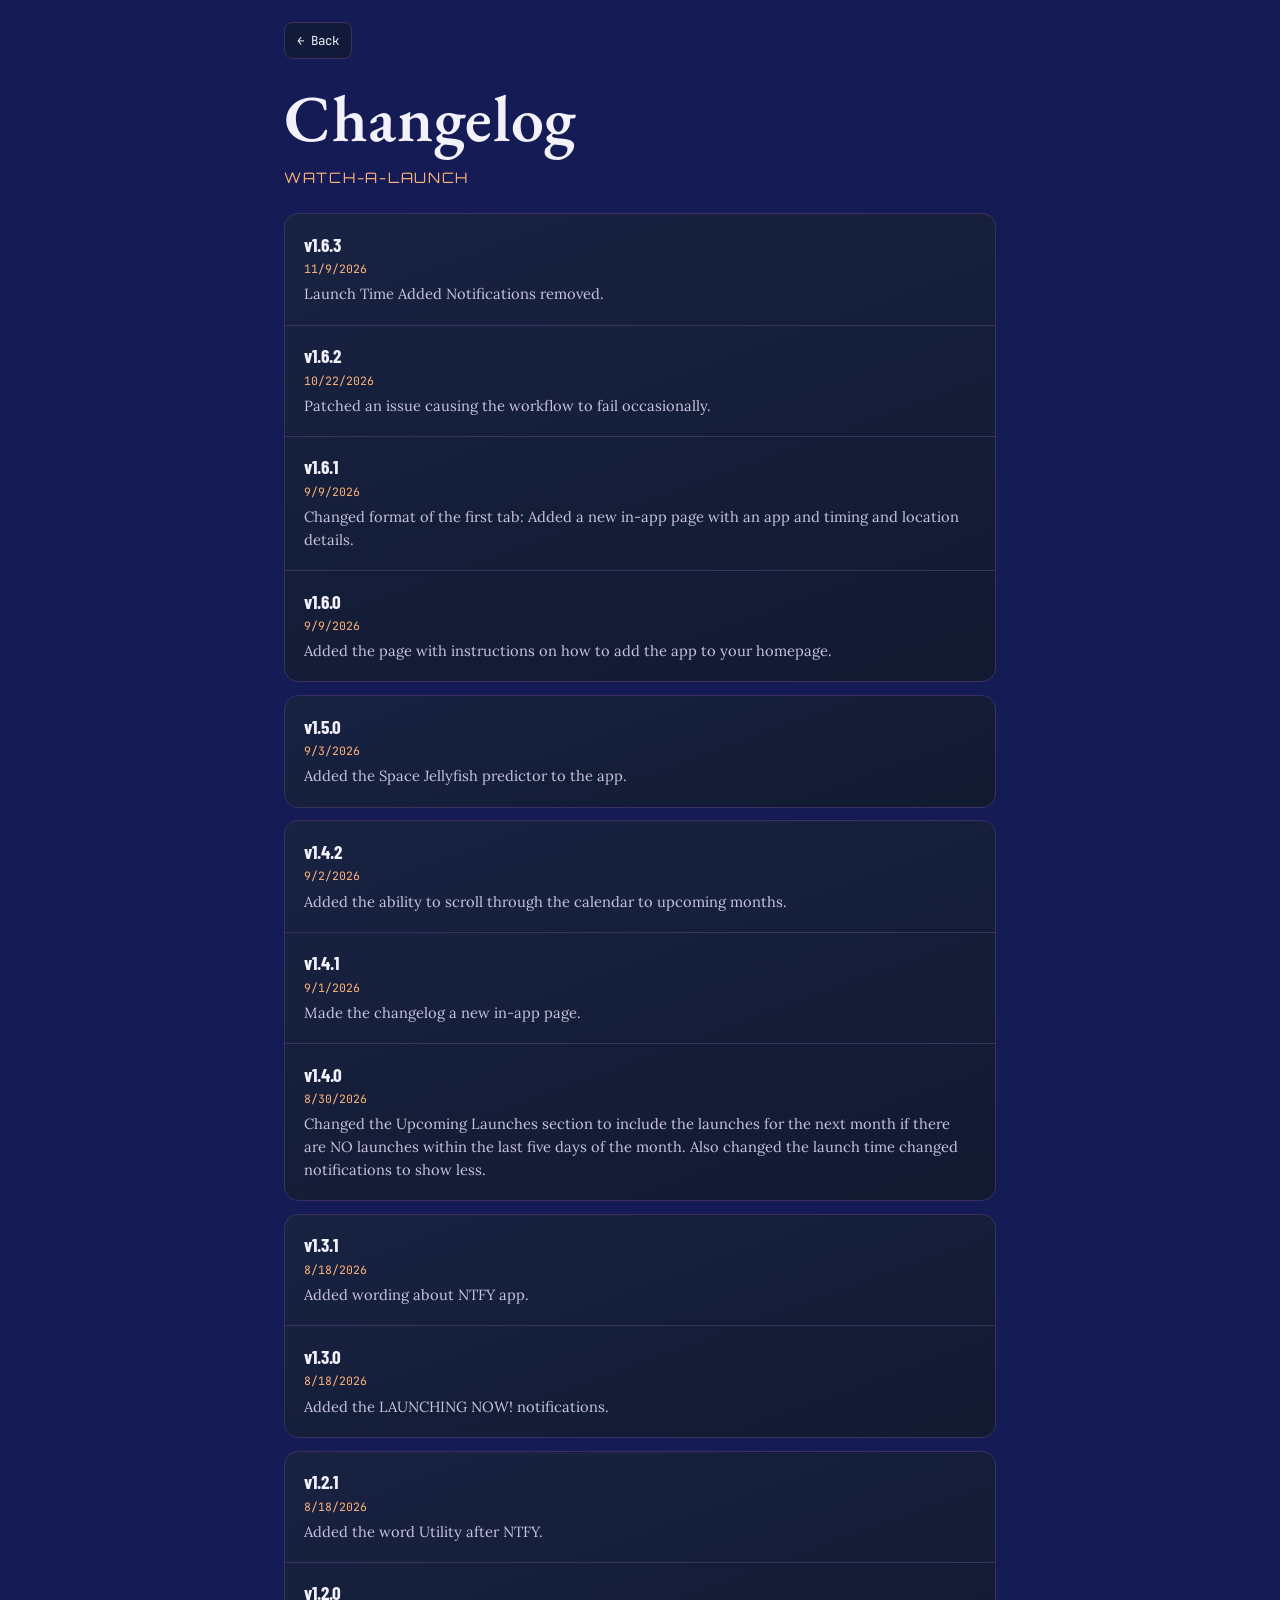
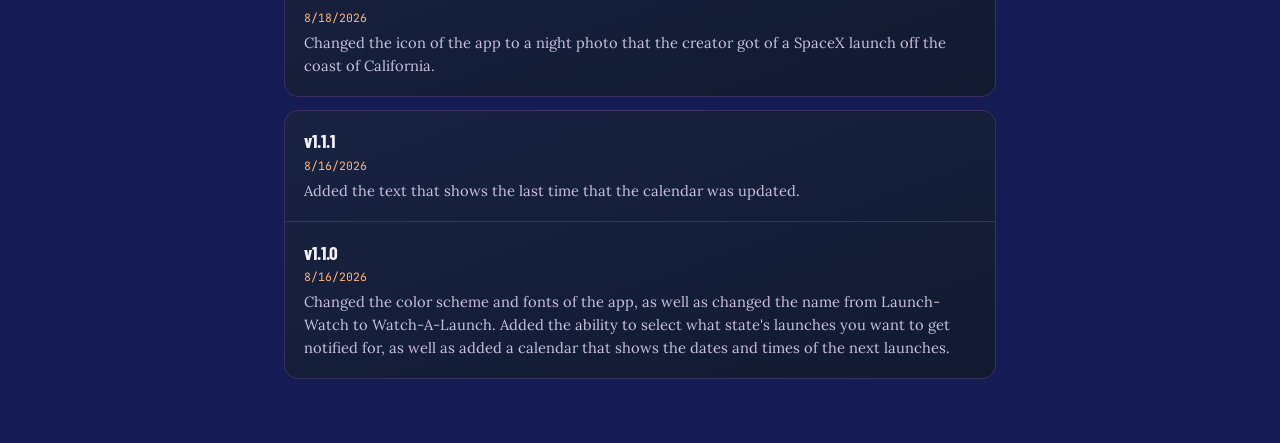
<file: docs/changelog.html>
<!DOCTYPE html>
<html lang="en">
<head>
<meta charset="UTF-8">
<meta name="viewport" content="width=device-width, initial-scale=1, viewport-fit=cover">
<title>Changelog - Watch-A-Launch</title>
<meta name="theme-color" content="#151B54">
<link rel="manifest" href="manifest.json">
<link rel="icon" href="launch-photo.png" type="image/png">
<link rel="apple-touch-icon" href="launch-photo.png">
<link rel="preconnect" href="https://fonts.googleapis.com">
<link rel="preconnect" href="https://fonts.gstatic.com" crossorigin>
<link href="https://fonts.googleapis.com/css2?family=EB+Garamond:wght@500;600;700&family=Orbitron:wght@500;700&family=Barlow+Condensed:wght@500;600;700&family=JetBrains+Mono:wght@400;500;700&family=Work+Sans:wght@400;500;600&family=Lora:ital,wght@0,400;0,600;1,400&display=swap" rel="stylesheet">
<style>
:root{--bg-blue:#151B54;--bg-orange:#d16002;--panel:#121A30;--panel-2:#182242;--hairline:#3a3160;--text:#F3F1FA;--muted:#C9C3E0}
*{box-sizing:border-box}html,body{margin:0;padding:0}html,body{min-height:100%;background-color:var(--bg-blue);animation:solidColorShift 21s ease-in-out infinite alternate}body{min-height:100vh;position:relative;overflow-x:hidden;color:var(--text);font-family:'Work Sans',system-ui,sans-serif;-webkit-font-smoothing:antialiased}@keyframes solidColorShift{0%{background-color:var(--bg-blue)}100%{background-color:var(--bg-orange)}}@media(prefers-reduced-motion:reduce){html,body{animation:none;background-color:var(--bg-blue)}}
.page{position:relative;z-index:1;max-width:760px;margin:0 auto;padding:1.15rem 1.5rem 4rem}.topbar{display:flex;align-items:center;min-height:44px}.back{display:inline-flex;align-items:center;gap:.45rem;padding:.55rem .75rem;border:1px solid var(--hairline);border-radius:8px;color:var(--text);background:rgba(18,26,48,.75);font-family:'JetBrains Mono',monospace;font-size:.78rem;text-decoration:none}.back:active{transform:translateY(1px)}h1{margin:1.5rem 0 1rem;font-family:'EB Garamond',Garamond,Georgia,serif;font-size:clamp(2.6rem,10vw,4.1rem);font-weight:600;letter-spacing:.01em;line-height:1}.subtitle{margin:0 0 1.7rem;color:#ffb37a;font-family:'Orbitron',sans-serif;font-size:.9rem;letter-spacing:.12em;text-transform:uppercase}.version-group{margin:0 0 .8rem;border:1px solid var(--hairline);border-radius:14px;background:linear-gradient(160deg,var(--panel-2),var(--panel));overflow:hidden}.version-group:last-child{margin-bottom:0}.entry{padding:1.15rem 1.2rem;border-bottom:1px solid var(--hairline)}.entry:last-child{border-bottom:none}.version{margin:0 0 .35rem;color:var(--text);font-family:'Barlow Condensed',sans-serif;font-size:1.2rem;font-weight:700}.date{color:#ffb37a;font-family:'JetBrains Mono',monospace;font-size:.72rem}.notes{margin:.45rem 0 0;color:var(--muted);font-family:'Lora',serif;font-size:.92rem;line-height:1.55}
</style>
</head>
<body>
<main class="page">
  <div class="topbar"><a class="back" href="index.html" aria-label="Back to Watch-A-Launch">← Back</a></div>
  <h1>Changelog</h1>
  <p class="subtitle">Watch-A-Launch</p>

  <!-- Keep future changelog entries grouped by version family: 1.4.x together, 1.5.x together, etc. Newest version family stays at the top. -->
  <section class="version-group" aria-label="Version 1.6 updates">
    <div class="entry"><div class="version">v1.6.3</div><div class="date">11/9/2026</div><p class="notes">Launch Time Added Notifications removed.</p></div>
    <div class="entry"><div class="version">v1.6.2</div><div class="date">10/22/2026</div><p class="notes">Patched an issue causing the workflow to fail occasionally.</p></div>
    <div class="entry"><div class="version">v1.6.1</div><div class="date">9/9/2026</div><p class="notes">Changed format of the first tab: Added a new in-app page with an app and timing and location details.</p></div>
    <div class="entry"><div class="version">v1.6.0</div><div class="date">9/9/2026</div><p class="notes">Added the page with instructions on how to add the app to your homepage.</p></div>
  </section>

  <section class="version-group" aria-label="Version 1.5 updates">
    <div class="entry"><div class="version">v1.5.0</div><div class="date">9/3/2026</div><p class="notes">Added the Space Jellyfish predictor to the app.</p></div>
  </section>

  <section class="version-group" aria-label="Version 1.4 updates">
    <div class="entry"><div class="version">v1.4.2</div><div class="date">9/2/2026</div><p class="notes">Added the ability to scroll through the calendar to upcoming months.</p></div>
    <div class="entry"><div class="version">v1.4.1</div><div class="date">9/1/2026</div><p class="notes">Made the changelog a new in-app page.</p></div>
    <div class="entry"><div class="version">v1.4.0</div><div class="date">8/30/2026</div><p class="notes">Changed the Upcoming Launches section to include the launches for the next month if there are NO launches within the last five days of the month. Also changed the launch time changed notifications to show less.</p></div>
  </section>

  <section class="version-group" aria-label="Version 1.3 updates">
    <div class="entry"><div class="version">v1.3.1</div><div class="date">8/18/2026</div><p class="notes">Added wording about NTFY app.</p></div>
    <div class="entry"><div class="version">v1.3.0</div><div class="date">8/18/2026</div><p class="notes">Added the LAUNCHING NOW! notifications.</p></div>
  </section>

  <section class="version-group" aria-label="Version 1.2 updates">
    <div class="entry"><div class="version">v1.2.1</div><div class="date">8/18/2026</div><p class="notes">Added the word Utility after NTFY.</p></div>
    <div class="entry"><div class="version">v1.2.0</div><div class="date">8/18/2026</div><p class="notes">Changed the icon of the app to a night photo that the creator got of a SpaceX launch off the coast of California.</p></div>
  </section>

  <section class="version-group" aria-label="Version 1.1 updates">
    <div class="entry"><div class="version">v1.1.1</div><div class="date">8/16/2026</div><p class="notes">Added the text that shows the last time that the calendar was updated.</p></div>
    <div class="entry"><div class="version">v1.1.0</div><div class="date">8/16/2026</div><p class="notes">Changed the color scheme and fonts of the app, as well as changed the name from Launch-Watch to Watch-A-Launch. Added the ability to select what state's launches you want to get notified for, as well as added a calendar that shows the dates and times of the next launches.</p></div>
  </section>
</main>
</body>
</html>
</file>
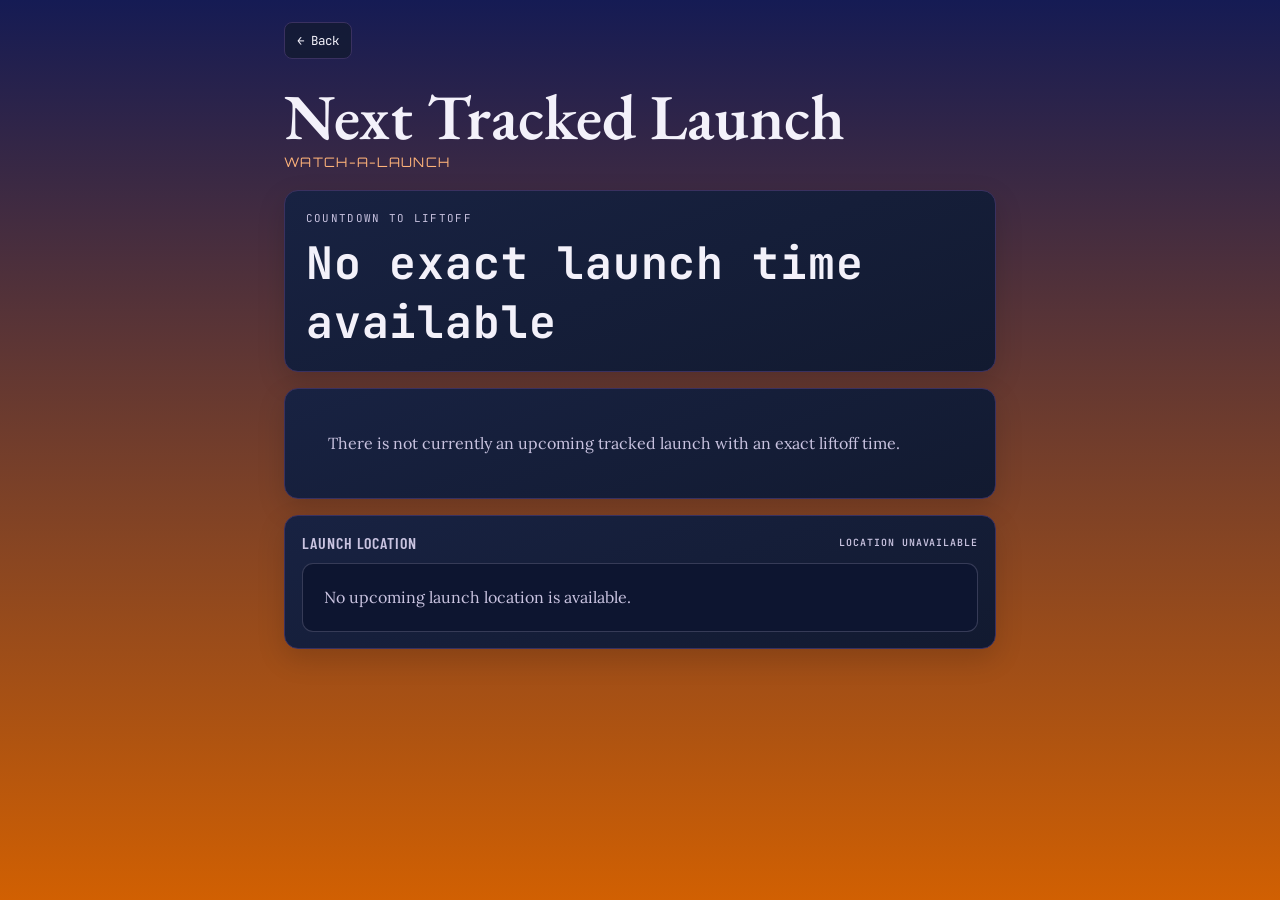
<file: docs/next-launch.html>
<!DOCTYPE html>
<html lang="en">
<head>
<meta charset="UTF-8">
<meta name="viewport" content="width=device-width, initial-scale=1, viewport-fit=cover">
<title>Next Tracked Launch - Watch-A-Launch</title>
<meta name="theme-color" content="#151B54">
<link rel="manifest" href="manifest.json">
<link rel="icon" href="launch-photo.png" type="image/png">
<link rel="apple-touch-icon" href="launch-photo.png">
<link rel="preconnect" href="https://fonts.googleapis.com">
<link rel="preconnect" href="https://fonts.gstatic.com" crossorigin>
<link href="https://fonts.googleapis.com/css2?family=EB+Garamond:wght@500;600;700&family=Orbitron:wght@500;700&family=Barlow+Condensed:wght@500;600;700&family=JetBrains+Mono:wght@400;500;700&family=Work+Sans:wght@400;500;600&family=Lora:wght@400;600&display=swap" rel="stylesheet">
<style>
:root{--bg-top:#151B54;--bg-bottom:#d16002;--panel:#121A30;--panel-2:#182242;--hairline:#3a3160;--text:#F3F1FA;--muted:#C9C3E0;--accent:#ffb37a;--purple:#c9a7ff}
*{box-sizing:border-box}html,body{margin:0;padding:0}html{min-height:100%;background:#151B54}body{min-height:100vh;color:var(--text);background:linear-gradient(180deg,var(--bg-top) 0%,var(--bg-bottom) 100%);font-family:'Work Sans',system-ui,sans-serif;-webkit-font-smoothing:antialiased;overscroll-behavior-y:none}.page{max-width:760px;margin:0 auto;padding:1.15rem 1.5rem 4rem}.topbar{display:flex;align-items:center;min-height:44px}.back{display:inline-flex;align-items:center;gap:.45rem;padding:.55rem .75rem;border:1px solid var(--hairline);border-radius:8px;color:var(--text);background:rgba(18,26,48,.78);font-family:'JetBrains Mono',monospace;font-size:.78rem;text-decoration:none;transition:box-shadow .2s ease,border-color .2s ease,transform .2s ease}.back:hover,.back:focus-visible{border-color:var(--purple);box-shadow:0 0 16px rgba(201,167,255,.55);outline:none}.back:active{transform:translateY(1px)}h1{margin:1.4rem 0 .35rem;font-family:'EB Garamond',Garamond,Georgia,serif;font-size:clamp(2.4rem,9vw,4rem);font-weight:600;line-height:1}.subtitle{margin:0 0 1.25rem;color:var(--accent);font-family:'Orbitron',sans-serif;font-size:.82rem;letter-spacing:.1em;text-transform:uppercase}.panel{border:1px solid var(--hairline);border-radius:14px;background:linear-gradient(160deg,var(--panel-2),var(--panel));box-shadow:0 10px 28px rgba(0,0,0,.15)}.countdown-panel{padding:1.25rem 1.3rem;margin-bottom:1rem}.label{color:var(--muted);font-family:'JetBrains Mono',monospace;font-size:.68rem;letter-spacing:.12em;text-transform:uppercase}.clock{display:flex;flex-wrap:wrap;gap:.6rem;margin-top:.45rem;color:var(--text);font-family:'JetBrains Mono',monospace;font-size:clamp(1.7rem,9vw,2.8rem);font-weight:700;letter-spacing:.02em}.clock .unit{color:var(--accent)}.clock small{display:block;margin-top:.15em;color:var(--muted);font-family:'Work Sans',sans-serif;font-size:.3em;font-weight:500;letter-spacing:.08em;text-transform:uppercase}.details{padding:1.25rem 1.3rem;margin-bottom:1rem}.mission{margin:.25rem 0 .85rem;font-family:'Barlow Condensed',sans-serif;font-size:clamp(1.55rem,6vw,2.1rem);font-weight:700;line-height:1.12}.detail-row{display:grid;grid-template-columns:82px minmax(0,1fr);gap:.75rem;padding:.55rem 0;border-top:1px solid rgba(201,195,224,.16)}.detail-row:first-of-type{border-top:0}.detail-key{color:var(--muted);font-family:'JetBrains Mono',monospace;font-size:.7rem;text-transform:uppercase}.detail-value{color:var(--text);font-family:'Lora',serif;font-size:.98rem;line-height:1.45}.map-panel{padding:1.05rem}.map-title{display:flex;align-items:center;justify-content:space-between;gap:1rem;margin:0 0 .7rem;color:var(--muted);font-family:'Barlow Condensed',sans-serif;font-size:1rem;font-weight:600;letter-spacing:.06em;text-transform:uppercase}.map-note{color:var(--muted);font-family:'JetBrains Mono',monospace;font-size:.62rem;text-align:right}.map-wrap{overflow:hidden;border:1px solid rgba(201,195,224,.22);border-radius:11px;background:#0d1530}.google-map{display:block;width:100%;height:390px;border:0;background:#0d1530}.map-empty{padding:1.3rem;color:var(--muted);font-family:'Lora',serif;line-height:1.55}.empty{padding:1.4rem;color:var(--muted);font-family:'Lora',serif;line-height:1.55}@media(max-width:520px){.page{padding-left:1rem;padding-right:1rem}.countdown-panel,.details{padding:1rem}.detail-row{grid-template-columns:70px minmax(0,1fr);gap:.55rem}.map-title{align-items:flex-start;flex-direction:column;gap:.25rem}.map-note{text-align:left}.google-map{height:330px}}
</style>
</head>
<body>
<main class="page">
  <div class="topbar"><a class="back" href="index.html" aria-label="Back to Watch-A-Launch">← Back</a></div>
  <h1>Next Tracked Launch</h1>
  <p class="subtitle">Watch-A-Launch</p>

  <section class="panel countdown-panel" aria-label="Countdown to next launch">
    <div class="label">Countdown to liftoff</div>
    <div class="clock" id="countdownClock">Loading…</div>
  </section>

  <section class="panel details" id="launchDetails" aria-live="polite">
    <div class="empty">Loading the next tracked launch…</div>
  </section>

  <section class="panel map-panel">
    <div class="map-title"><span>Launch Location</span><span class="map-note" id="mapLocationLabel">Loading…</span></div>
    <div class="map-wrap" id="mapWrap">
      <div class="map-empty">Loading Google Maps…</div>
    </div>
  </section>
</main>
<script>
const FEED_URL='launches.json';
let launchFeed=[];
let activeLaunch=null;
let countdownTimer=null;
let advanceQueued=false;

function parseDate(value){if(!value)return null;const date=new Date(value);return Number.isNaN(date.getTime())?null:date;}
function escapeHtml(value){return String(value??'').replace(/[&<>\"']/g,c=>({'&':'&amp;','<':'&lt;','>':'&gt;','\"':'&quot;',"'":'&#39;'}[c]));}
function pad(number){return String(number).padStart(2,'0');}
function nextExactLaunch(){const now=new Date();return launchFeed.filter(launch=>{const date=parseDate(launch.launch_time_utc);return date&&date>now;}).sort((a,b)=>parseDate(a.launch_time_utc)-parseDate(b.launch_time_utc))[0]||null;}
function timeZoneForLaunch(launch){const site=String(launch.site||'').toLowerCase();if(site.includes('starbase')||site.includes('boca chica')||site.includes(', tx,'))return'America/Chicago';if(launch.location_code==='FL'||site.includes('cape canaveral')||site.includes('kennedy'))return'America/New_York';return'America/Los_Angeles';}
function formatLaunchTime(launch){const date=parseDate(launch.launch_time_utc);if(!date)return launch.time_description||'Exact launch time TBD';return new Intl.DateTimeFormat('en-US',{timeZone:timeZoneForLaunch(launch),weekday:'long',month:'long',day:'numeric',year:'numeric',hour:'numeric',minute:'2-digit',timeZoneName:'short'}).format(date);}
function launchCoordinates(launch){const site=String(launch.site||'').toLowerCase();if(site.includes('vandenberg'))return{lat:34.742,lon:-120.572,label:'Vandenberg Space Force Base, California'};if(site.includes('cape canaveral')||site.includes('kennedy'))return{lat:28.4889,lon:-80.5778,label:'Cape Canaveral / Kennedy Space Center, Florida'};if(site.includes('starbase')||site.includes('boca chica')||site.includes(', tx,'))return{lat:25.997,lon:-97.156,label:'SpaceX Starbase, Texas'};if(launch.location_code==='CA')return{lat:34.742,lon:-120.572,label:'Vandenberg Space Force Base, California'};if(launch.location_code==='FL')return{lat:28.4889,lon:-80.5778,label:'Cape Canaveral / Kennedy Space Center, Florida'};return null;}
function formatClock(ms){if(ms<=0)return'<span class="unit">LIFTOFF WINDOW OPEN</span>';const total=Math.floor(ms/1000);const days=Math.floor(total/86400);const hours=Math.floor((total%86400)/3600);const mins=Math.floor((total%3600)/60);const secs=total%60;return`<span><span class="unit">${days}</span><small>days</small></span><span><span class="unit">${pad(hours)}</span><small>hrs</small></span><span><span class="unit">${pad(mins)}</span><small>min</small></span><span><span class="unit">${pad(secs)}</span><small>sec</small></span>`;}
function updateCountdown(){const clock=document.getElementById('countdownClock');if(!activeLaunch){clock.textContent='No exact launch time available';return;}const date=parseDate(activeLaunch.launch_time_utc);if(!date){clock.textContent='Exact time TBD';return;}const remaining=date-new Date();clock.innerHTML=formatClock(remaining);if(remaining<=0&&!advanceQueued){advanceQueued=true;setTimeout(()=>{advanceQueued=false;loadFeed();},2500);}}
function renderDetails(){const details=document.getElementById('launchDetails');if(!activeLaunch){details.innerHTML='<div class="empty">There is not currently an upcoming tracked launch with an exact liftoff time.</div>';return;}details.innerHTML=`<div class="label">Next launch</div><div class="mission">${escapeHtml(activeLaunch.rocket)} &middot; ${escapeHtml(activeLaunch.mission)}</div><div class="detail-row"><div class="detail-key">When</div><div class="detail-value">${escapeHtml(formatLaunchTime(activeLaunch))}</div></div><div class="detail-row"><div class="detail-key">Where</div><div class="detail-value">${escapeHtml(activeLaunch.site||'Launch site unavailable')}</div></div>`;}
function renderMap(){const wrap=document.getElementById('mapWrap');const label=document.getElementById('mapLocationLabel');if(!activeLaunch){label.textContent='Location unavailable';wrap.innerHTML='<div class="map-empty">No upcoming launch location is available.</div>';return;}const coords=launchCoordinates(activeLaunch);if(!coords){label.textContent=activeLaunch.site||'Location unavailable';wrap.innerHTML='<div class="map-empty">A Google Maps location could not be determined for this launch site.</div>';return;}label.textContent=coords.label;const query=encodeURIComponent(`${coords.lat},${coords.lon}`);const mapUrl=`https://www.google.com/maps?q=${query}&z=7&output=embed`;wrap.innerHTML=`<iframe class="google-map" title="Google Maps showing ${escapeHtml(coords.label)}" src="${mapUrl}" loading="eager" allowfullscreen referrerpolicy="no-referrer-when-downgrade"></iframe>`;}
function renderPage(){activeLaunch=nextExactLaunch();renderDetails();renderMap();updateCountdown();if(countdownTimer)clearInterval(countdownTimer);countdownTimer=setInterval(updateCountdown,1000);}
function loadFeed(){fetch(`${FEED_URL}?t=${Date.now()}`,{cache:'no-store'}).then(response=>{if(!response.ok)throw new Error(`HTTP ${response.status}`);return response.json();}).then(data=>{launchFeed=Array.isArray(data.launches)?data.launches:[];renderPage();}).catch(error=>{document.getElementById('launchDetails').innerHTML='<div class="empty">Could not load the next launch right now.</div>';document.getElementById('countdownClock').textContent='Unavailable';document.getElementById('mapWrap').innerHTML='<div class="map-empty">Google Maps could not be loaded because the launch data is unavailable.</div>';console.error(error);});}

loadFeed();
setInterval(loadFeed,60*60*1000);
</script>
</body>
</html>
</file>
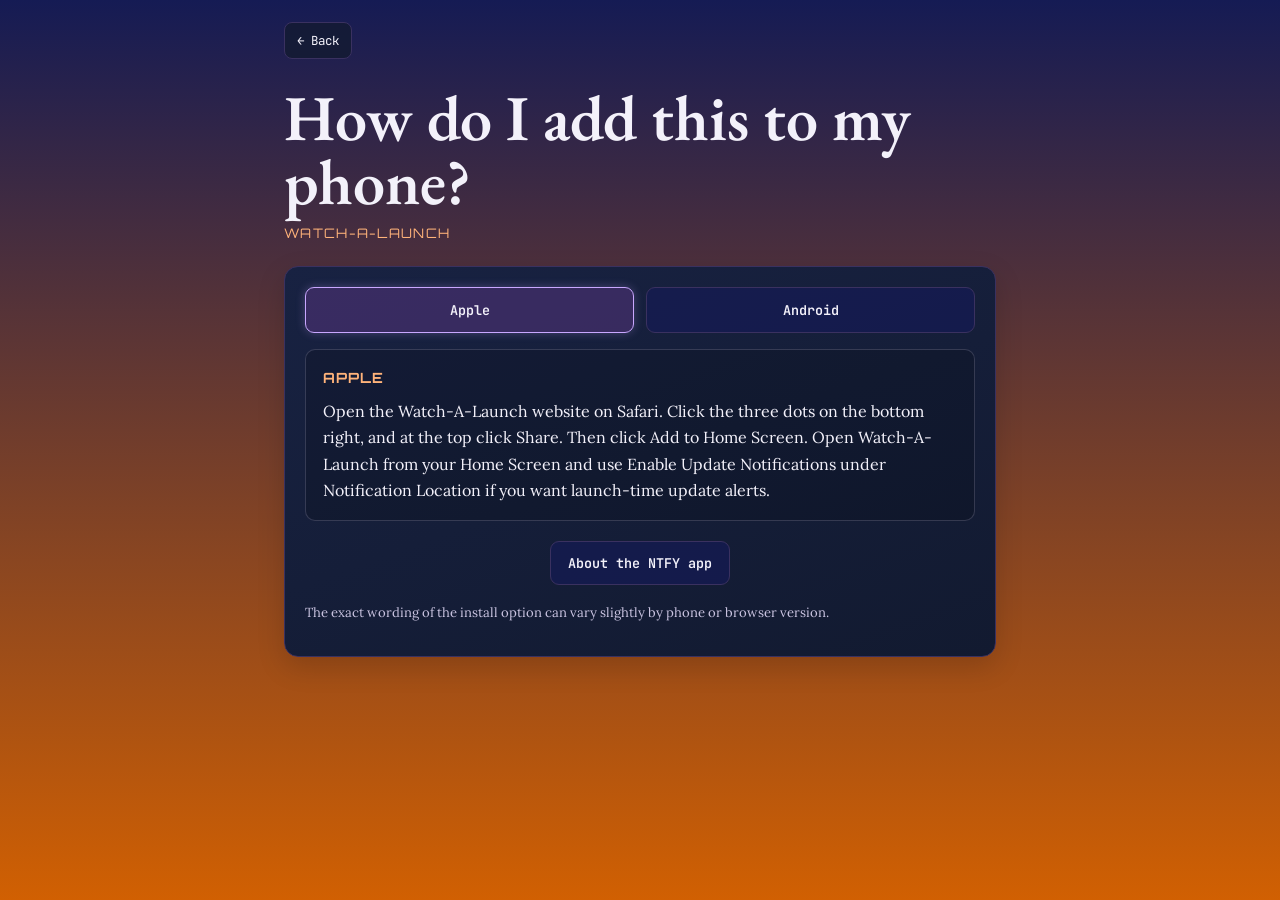
<file: docs/phone-setup.html>
<!DOCTYPE html>
<html lang="en">
<head>
<meta charset="UTF-8">
<meta name="viewport" content="width=device-width, initial-scale=1, viewport-fit=cover">
<title>Add to Phone - Watch-A-Launch</title>
<meta name="theme-color" content="#151B54">
<link rel="manifest" href="manifest.json">
<link rel="icon" href="launch-photo.png" type="image/png">
<link rel="apple-touch-icon" href="launch-photo.png">
<link rel="preconnect" href="https://fonts.googleapis.com">
<link rel="preconnect" href="https://fonts.gstatic.com" crossorigin>
<link href="https://fonts.googleapis.com/css2?family=EB+Garamond:wght@500;600;700&family=Orbitron:wght@500;700&family=JetBrains+Mono:wght@400;500;700&family=Work+Sans:wght@400;500;600&family=Lora:wght@400;600&display=swap" rel="stylesheet">
<style>
:root{--bg-top:#151B54;--bg-bottom:#d16002;--panel:#121A30;--panel-2:#182242;--hairline:#3a3160;--text:#F3F1FA;--muted:#C9C3E0;--purple:#c9a7ff}
*{box-sizing:border-box}html,body{margin:0;padding:0}body{min-height:100vh;color:var(--text);background:linear-gradient(180deg,var(--bg-top) 0%,var(--bg-bottom) 100%);font-family:'Work Sans',system-ui,sans-serif;-webkit-font-smoothing:antialiased}.page{max-width:760px;margin:0 auto;padding:1.15rem 1.5rem 4rem}.topbar{display:flex;align-items:center;min-height:44px}.back{display:inline-flex;align-items:center;gap:.45rem;padding:.55rem .75rem;border:1px solid var(--hairline);border-radius:8px;color:var(--text);background:rgba(18,26,48,.78);font-family:'JetBrains Mono',monospace;font-size:.78rem;text-decoration:none;transition:box-shadow .2s ease,border-color .2s ease,transform .2s ease}.back:hover,.back:focus-visible{border-color:var(--purple);box-shadow:0 0 16px rgba(201,167,255,.55);outline:none}.back:active{transform:translateY(1px)}h1{margin:1.5rem 0 .65rem;font-family:'EB Garamond',Garamond,Georgia,serif;font-size:clamp(2.4rem,9vw,4rem);font-weight:600;line-height:1}.subtitle{margin:0 0 1.6rem;color:#ffb37a;font-family:'Orbitron',sans-serif;font-size:.82rem;letter-spacing:.1em;text-transform:uppercase}.card{padding:1.25rem;border:1px solid var(--hairline);border-radius:14px;background:linear-gradient(160deg,var(--panel-2),var(--panel));box-shadow:0 10px 28px rgba(0,0,0,.15)}.platform-tabs{display:grid;grid-template-columns:1fr 1fr;gap:.75rem}.tab-button,.ntfy-button{appearance:none;border:1px solid var(--hairline);border-radius:9px;color:var(--text);background:rgba(21,27,84,.7);font-family:'JetBrains Mono',monospace;font-size:.84rem;font-weight:600;cursor:pointer;transition:box-shadow .2s ease,border-color .2s ease,background .2s ease,transform .2s ease}.tab-button{padding:.8rem 1rem}.tab-button:hover,.tab-button:focus-visible,.ntfy-button:hover,.ntfy-button:focus-visible{border-color:var(--purple);box-shadow:0 0 16px rgba(201,167,255,.55);outline:none}.tab-button.active{border-color:var(--purple);background:rgba(90,54,130,.5);box-shadow:0 0 10px rgba(201,167,255,.28)}.tab-button:active,.ntfy-button:active{transform:translateY(1px)}.instructions{margin-top:1rem;padding:1rem 1.05rem;border:1px solid rgba(201,195,224,.2);border-radius:10px;background:rgba(0,0,0,.16);color:var(--text);font-family:'Lora',serif;font-size:1rem;line-height:1.65}.instructions h2{margin:0 0 .55rem;color:#ffb37a;font-family:'Orbitron',sans-serif;font-size:.88rem;letter-spacing:.07em;text-transform:uppercase}.instructions p{margin:0}.ntfy-wrap{display:flex;justify-content:center;margin-top:1.25rem}.ntfy-button{padding:.75rem 1.05rem}.ntfy-panel{display:none;margin-top:1rem;padding:1rem 1.05rem;border:1px solid rgba(201,195,224,.2);border-radius:10px;background:rgba(0,0,0,.16);color:var(--text);font-family:'Lora',serif;font-size:.98rem;line-height:1.65}.ntfy-panel.show{display:block}.small-note{margin-top:1.15rem;color:var(--muted);font-family:'Lora',serif;font-size:.82rem;line-height:1.5}@media(max-width:480px){.page{padding-left:1rem;padding-right:1rem}.card{padding:1rem}.platform-tabs{gap:.55rem}.tab-button{padding:.72rem .7rem;font-size:.78rem}}
</style>
</head>
<body>
<main class="page">
  <div class="topbar"><a class="back" href="index.html" aria-label="Back to Watch-A-Launch">← Back</a></div>
  <h1>How do I add this to my phone?</h1>
  <p class="subtitle">Watch-A-Launch</p>

  <section class="card" aria-label="Phone installation instructions">
    <div class="platform-tabs" role="tablist" aria-label="Choose your phone type">
      <button class="tab-button active" id="appleTab" type="button" role="tab" aria-selected="true" aria-controls="platformInstructions">Apple</button>
      <button class="tab-button" id="androidTab" type="button" role="tab" aria-selected="false" aria-controls="platformInstructions">Android</button>
    </div>

    <div class="instructions" id="platformInstructions" role="tabpanel" aria-live="polite">
      <h2>Apple</h2>
      <p>Open the Watch-A-Launch website on Safari. Click the three dots on the bottom right, and at the top click Share. Then click Add to Home Screen. Open Watch-A-Launch from your Home Screen and use Enable Update Notifications under Notification Location if you want launch-time update alerts.</p>
    </div>

    <div class="ntfy-wrap">
      <button class="ntfy-button" id="ntfyButton" type="button" aria-expanded="false" aria-controls="ntfyPanel">About the NTFY app</button>
    </div>

    <div class="ntfy-panel" id="ntfyPanel">
      NTFY is a utility that you can add to your phone from your device's application downloading service. It continues to provide the 24-hour, 3-hour, LAUNCHING NOW!, and new-launch alerts. Once downloaded, follow the instructions on the homepage under Notification Location. Optional launch-time update alerts can be turned on or off directly inside Watch-A-Launch.
    </div>

    <p class="small-note">The exact wording of the install option can vary slightly by phone or browser version.</p>
  </section>
</main>
<script>
const appleTab=document.getElementById('appleTab');
const androidTab=document.getElementById('androidTab');
const instructions=document.getElementById('platformInstructions');
const ntfyButton=document.getElementById('ntfyButton');
const ntfyPanel=document.getElementById('ntfyPanel');

function showPlatform(platform){
  const isApple=platform==='apple';
  appleTab.classList.toggle('active',isApple);
  androidTab.classList.toggle('active',!isApple);
  appleTab.setAttribute('aria-selected',String(isApple));
  androidTab.setAttribute('aria-selected',String(!isApple));

  if(isApple){
    instructions.innerHTML='<h2>Apple</h2><p>Open the Watch-A-Launch website on Safari. Click the three dots on the bottom right, and at the top click Share. Then click Add to Home Screen.</p>';
  }else{
    instructions.innerHTML='<h2>Android</h2><p>Open the Watch-A-Launch website in Chrome. Tap the three-dot menu in the top right. Then tap Add to Home screen or Install app. Follow the prompt to add Watch-A-Launch to your Home screen. Open Watch-A-Launch and use Enable Update Notifications under Notification Location if you want launch-time update alerts.</p>';
  }
}

appleTab.addEventListener('click',()=>showPlatform('apple'));
androidTab.addEventListener('click',()=>showPlatform('android'));
ntfyButton.addEventListener('click',()=>{
  const isOpen=ntfyPanel.classList.toggle('show');
  ntfyButton.setAttribute('aria-expanded',String(isOpen));
});
</script>
</body>
</html>
</file>
<file: docs/v1.5.0-jellyfish.css>
/* v1.5.0 — two-column Upcoming Launches + Space Jellyfish layout */
.upcoming-columns{display:grid;grid-template-columns:minmax(0,1fr) 1px minmax(0,1fr);gap:1.1rem;align-items:start}.upcoming-divider{width:1px;min-height:100%;background:var(--hairline)}.upcoming-column{min-width:0}.upcoming-column .section-title{margin-bottom:.35rem}.upcoming-range{min-height:1.15rem;margin:0 0 .45rem;color:var(--muted);font-family:'JetBrains Mono',monospace;font-size:.66rem}.upcoming-column .card{grid-template-columns:64px minmax(0,1fr);column-gap:.65rem;padding:.9rem 0}.upcoming-column .t-minus{font-size:.62rem}.upcoming-column .t-minus b{font-size:.8rem}.upcoming-column .card-title{font-size:.93rem}.upcoming-column .card-detail{font-size:.78rem}.badge.jellyfish{color:#ffb37a}.jellyfish-meta{margin-top:.35rem;color:#ffcfaa;font-family:'JetBrains Mono',monospace;font-size:.67rem;line-height:1.5}.jellyfish-note{margin:.8rem 0 0;color:var(--muted);font-family:'Lora',serif;font-size:.75rem;line-height:1.45}
@media(max-width:680px){.upcoming-columns{grid-template-columns:1fr;gap:1.25rem}.upcoming-divider{width:100%;height:1px;min-height:1px}.upcoming-column .card{grid-template-columns:74px minmax(0,1fr);column-gap:.85rem}}
</file>
